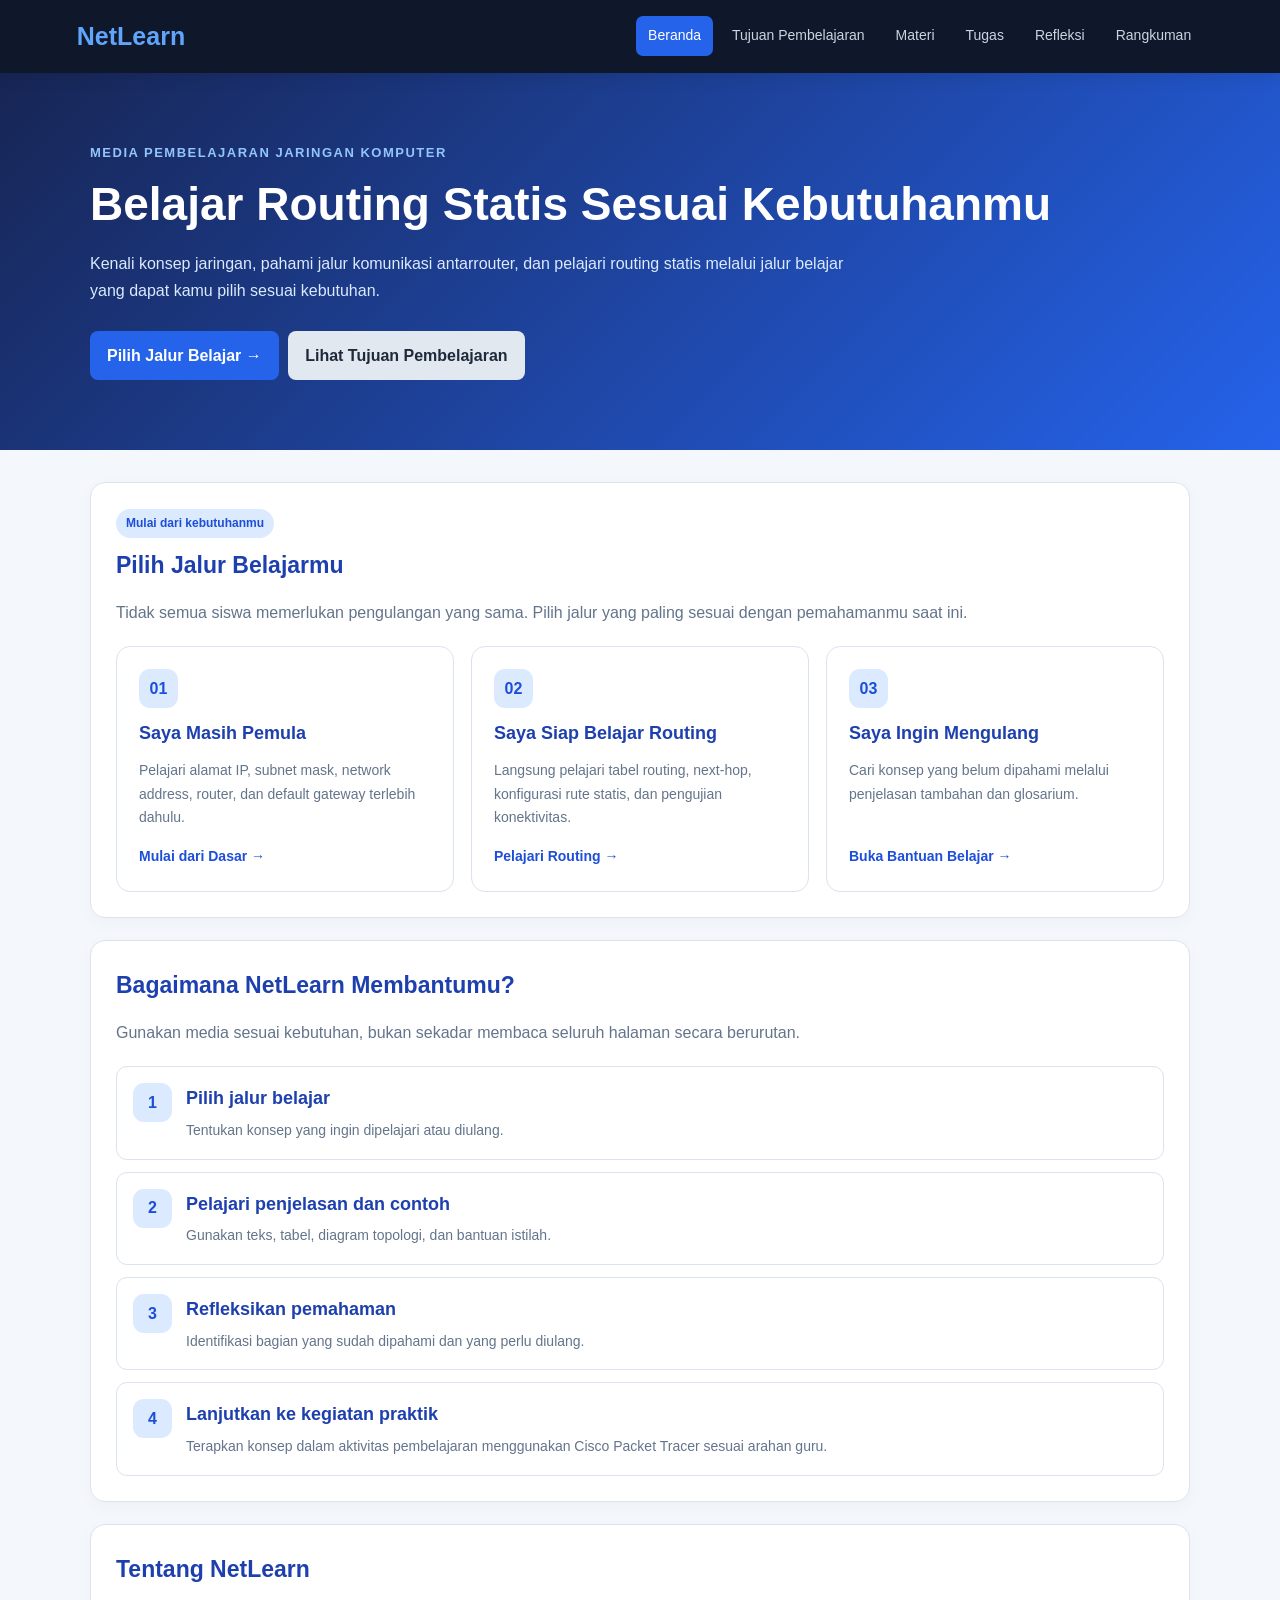
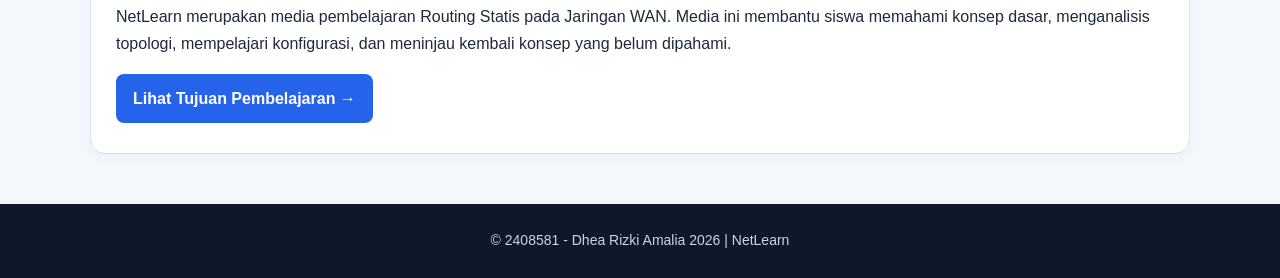
<file: index.html>
<!DOCTYPE html>
<html lang="id">
<head>
    <meta charset="UTF-8">
    <meta name="viewport" content="width=device-width, initial-scale=1.0">
    <title>Beranda | NetLearn</title>
    <link rel="stylesheet" href="style.css">
</head>
<body>

<header class="navbar">
    <a class="logo" href="index.html">NetLearn</a>
    <nav class="nav-links">
        <a href="index.html" class="active">Beranda</a>
        <a href="tujuan.html">Tujuan Pembelajaran</a>
        <a href="materi.html">Materi</a>
        <a href="kuis.html">Tugas</a>
        <a href="refleksi.html">Refleksi</a>
        <a href="rangkuman.html">Rangkuman</a>
    </nav>
</header>

<section class="hero">
    <div class="hero-inner">
        <span class="eyebrow">Media Pembelajaran Jaringan Komputer</span>
        <h1>Belajar Routing Statis Sesuai Kebutuhanmu</h1>
        <p>
            Kenali konsep jaringan, pahami jalur komunikasi antarrouter,
            dan pelajari routing statis melalui jalur belajar yang dapat
            kamu pilih sesuai kebutuhan.
        </p>
        <a class="button" href="#pilih-jalur">Pilih Jalur Belajar →</a>
        <a class="button secondary" href="tujuan.html">Lihat Tujuan Pembelajaran</a>
    </div>
</section>

<main class="container">
    <section class="card" id="pilih-jalur">
        <div class="section-heading">
            <span class="tag">Mulai dari kebutuhanmu</span>
            <h2>Pilih Jalur Belajarmu</h2>
            <p>
                Tidak semua siswa memerlukan pengulangan yang sama.
                Pilih jalur yang paling sesuai dengan pemahamanmu saat ini.
            </p>
        </div>

        <div class="grid">
            <a class="choice-card" href="materi.html#dasar">
                <span class="number">01</span>
                <h3>Saya Masih Pemula</h3>
                <p>
                    Pelajari alamat IP, subnet mask, network address,
                    router, dan default gateway terlebih dahulu.
                </p>
                <span class="card-link">Mulai dari Dasar →</span>
            </a>

            <a class="choice-card" href="materi.html#routing">
                <span class="number">02</span>
                <h3>Saya Siap Belajar Routing</h3>
                <p>
                    Langsung pelajari tabel routing, next-hop,
                    konfigurasi rute statis, dan pengujian konektivitas.
                </p>
                <span class="card-link">Pelajari Routing →</span>
            </a>

            <a class="choice-card" href="materi.html#bantuan">
                <span class="number">03</span>
                <h3>Saya Ingin Mengulang</h3>
                <p>
                    Cari konsep yang belum dipahami melalui penjelasan
                    tambahan dan glosarium.
                </p>
                <span class="card-link">Buka Bantuan Belajar →</span>
            </a>
        </div>
    </section>

    <section class="card">
        <div class="section-heading">
            <h2>Bagaimana NetLearn Membantumu?</h2>
            <p>
                Gunakan media sesuai kebutuhan, bukan sekadar membaca
                seluruh halaman secara berurutan.
            </p>
        </div>

        <div class="path-list">
            <div class="path-item">
                <span class="number">1</span>
                <div>
                    <h3>Pilih jalur belajar</h3>
                    <p>Tentukan konsep yang ingin dipelajari atau diulang.</p>
                </div>
            </div>

            <div class="path-item">
                <span class="number">2</span>
                <div>
                    <h3>Pelajari penjelasan dan contoh</h3>
                    <p>Gunakan teks, tabel, diagram topologi, dan bantuan istilah.</p>
                </div>
            </div>

            <div class="path-item">
                <span class="number">3</span>
                <div>
                    <h3>Refleksikan pemahaman</h3>
                    <p>Identifikasi bagian yang sudah dipahami dan yang perlu diulang.</p>
                </div>
            </div>

            <div class="path-item">
                <span class="number">4</span>
                <div>
                    <h3>Lanjutkan ke kegiatan praktik</h3>
                    <p>Terapkan konsep dalam aktivitas pembelajaran menggunakan Cisco Packet Tracer sesuai arahan guru.</p>
                </div>
            </div>
        </div>
    </section>

    <section class="card">
        <h2>Tentang NetLearn</h2>
        <p>
            NetLearn merupakan media pembelajaran Routing Statis pada
            Jaringan WAN. Media ini membantu siswa memahami konsep dasar,
            menganalisis topologi, mempelajari konfigurasi, dan meninjau
            kembali konsep yang belum dipahami.
        </p>
        <a href="tujuan.html" class="button">Lihat Tujuan Pembelajaran →</a>
    </section>
</main>

<footer class="footer">
    © 2408581 - Dhea Rizki Amalia 2026 | NetLearn
</footer>

</body>
</html>
</file>
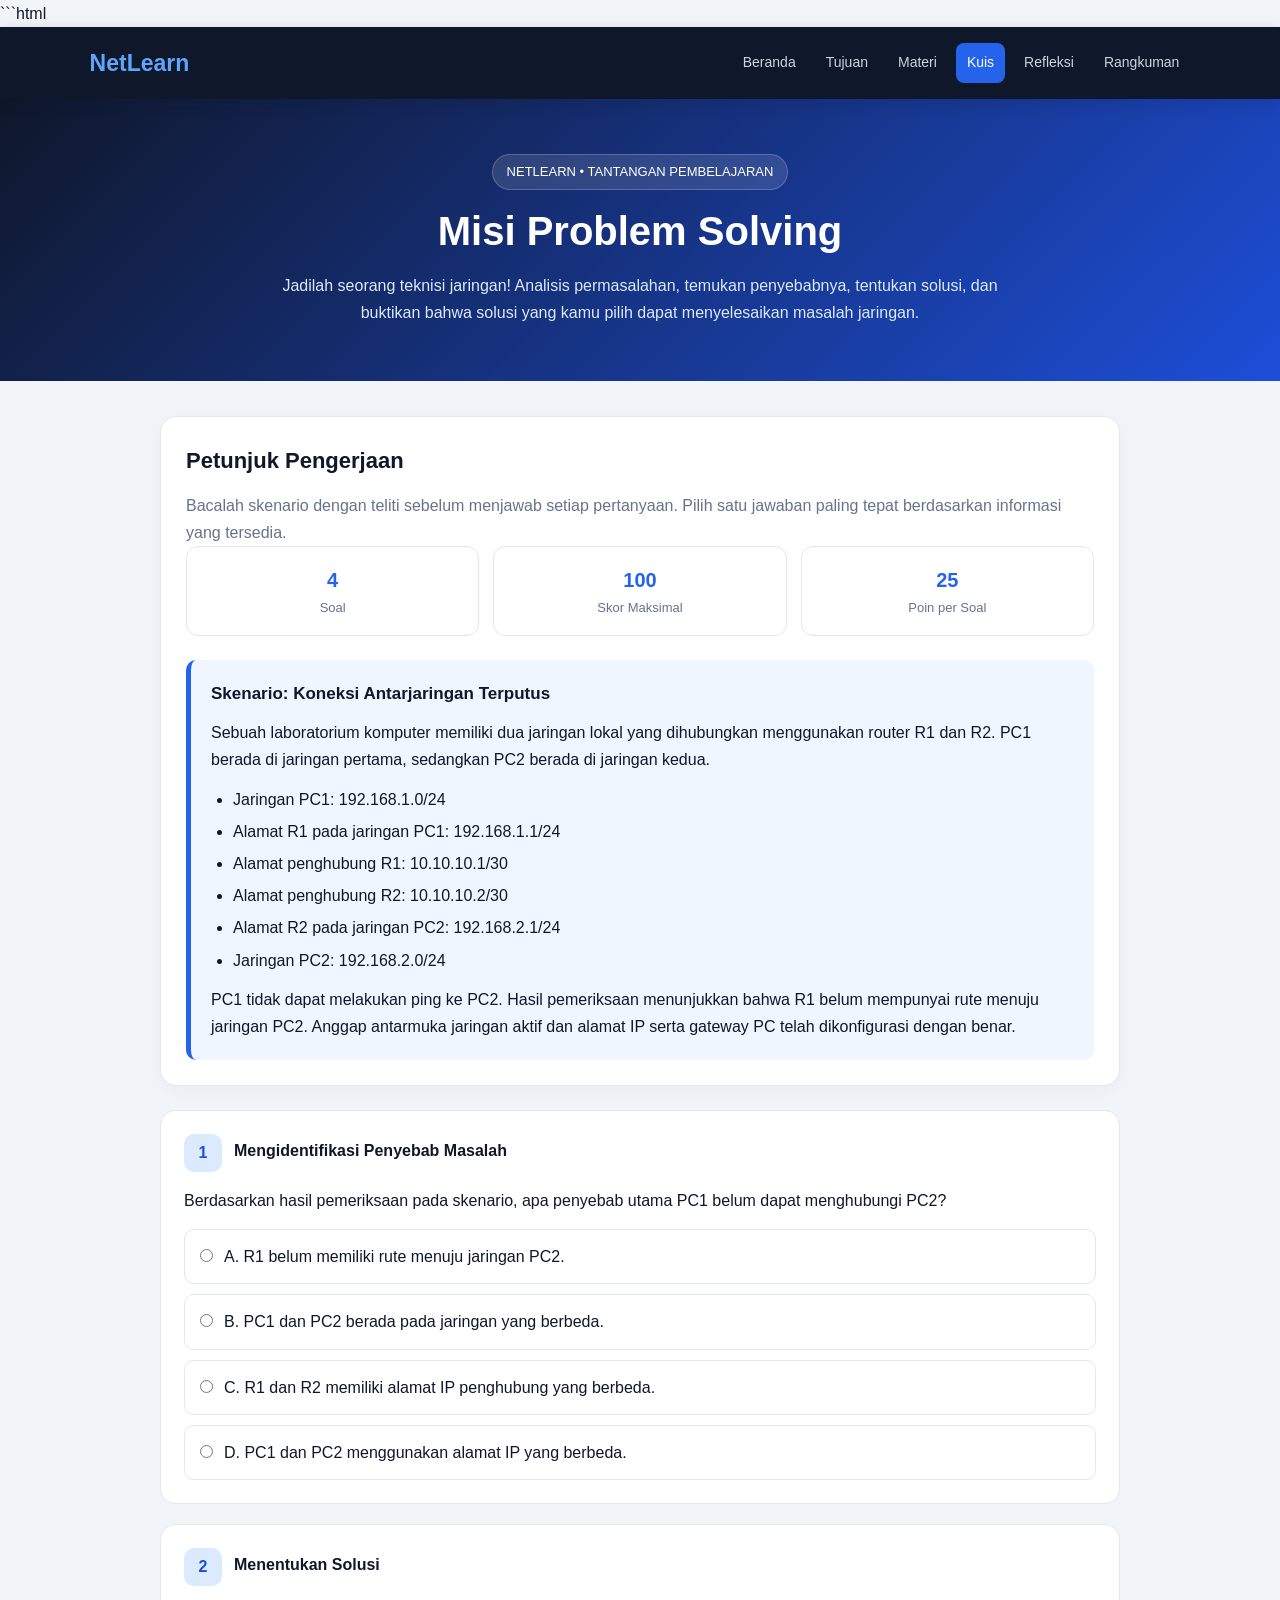
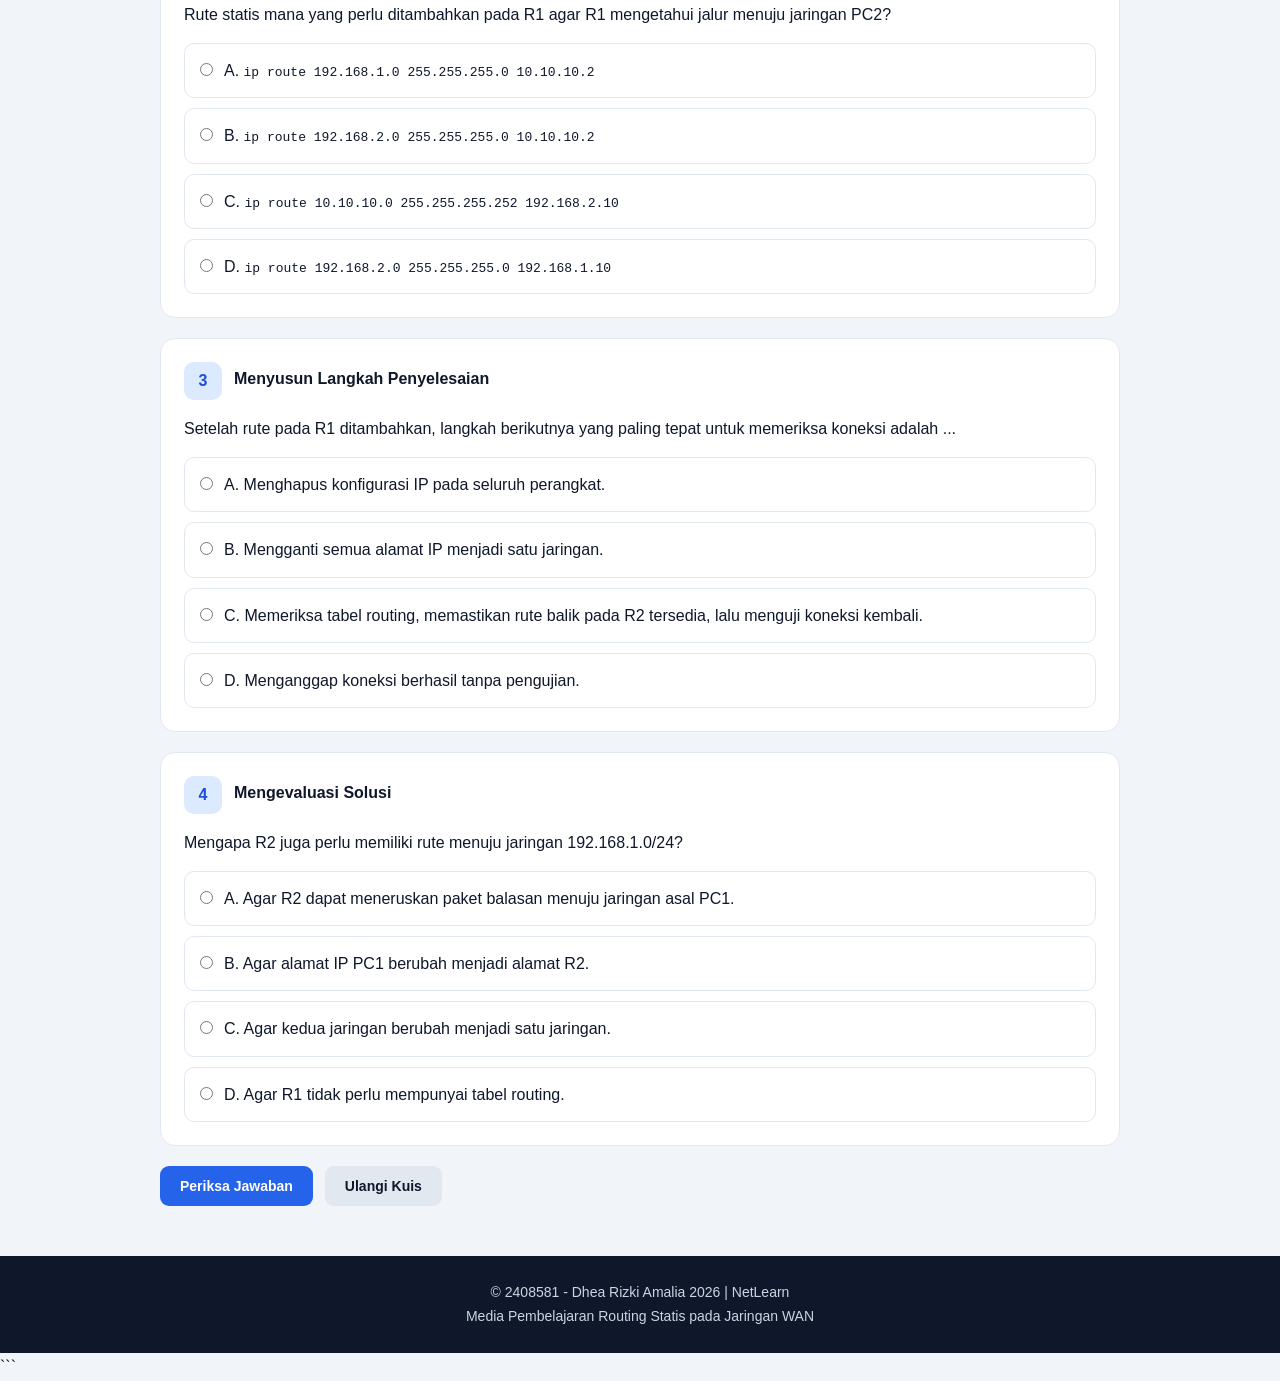
<file: kuis.html>
```html
<!DOCTYPE html>
<html lang="id">

<head>
    <meta charset="UTF-8">
    <meta name="viewport" content="width=device-width, initial-scale=1.0">

    <title>Studi Kasus - NetLearn</title>

    <style>
        /* =========================
           PENGATURAN DASAR
        ========================= */
        * {
            margin: 0;
            padding: 0;
            box-sizing: border-box;
        }

        :root {
            --primary: #2563eb;
            --primary-dark: #1d4ed8;
            --background: #f1f5f9;
            --surface: #ffffff;
            --text: #0f172a;
            --muted: #64748b;
            --border: #e2e8f0;
            --success: #15803d;
            --danger: #b91c1c;
        }

        body {
            font-family: Arial, Helvetica, sans-serif;
            background: var(--background);
            color: var(--text);
            line-height: 1.7;
        }

        a {
            color: inherit;
            text-decoration: none;
        }

        button {
            font-family: inherit;
        }

        /* =========================
           NAVBAR
        ========================= */
        .navbar {
            background: #0f172a;
            color: white;
            padding: 16px 7%;
            display: flex;
            justify-content: space-between;
            align-items: center;
            gap: 20px;
            flex-wrap: wrap;
            position: sticky;
            top: 0;
            z-index: 100;
            box-shadow: 0 4px 15px rgba(15, 23, 42, 0.15);
        }

        .logo {
            font-size: 23px;
            font-weight: bold;
            color: #60a5fa;
        }

        .nav-links {
            display: flex;
            flex-wrap: wrap;
            gap: 8px;
        }

        .nav-links a {
            color: #cbd5e1;
            padding: 8px 11px;
            border-radius: 8px;
            font-size: 14px;
            transition: 0.2s;
        }

        .nav-links a:hover,
        .nav-links a.active {
            background: #2563eb;
            color: white;
        }

        /* =========================
           HERO
        ========================= */
        .hero {
            background: linear-gradient(135deg, #0f172a, #1d4ed8);
            color: white;
            padding: 55px 7%;
            text-align: center;
        }

        .hero-label {
            display: inline-block;
            background: rgba(255, 255, 255, 0.12);
            border: 1px solid rgba(255, 255, 255, 0.2);
            padding: 6px 14px;
            border-radius: 30px;
            font-size: 13px;
            margin-bottom: 16px;
        }

        .hero h1 {
            font-size: clamp(28px, 4vw, 40px);
            line-height: 1.25;
            margin-bottom: 16px;
        }

        .hero p {
            max-width: 720px;
            margin: auto;
            color: #dbeafe;
        }

        /* =========================
           KONTEN UTAMA
        ========================= */
        .container {
            max-width: 1000px;
            margin: 35px auto;
            padding: 0 20px;
        }

        .card {
            background: var(--surface);
            border: 1px solid var(--border);
            border-radius: 16px;
            padding: 25px;
            margin-bottom: 24px;
            box-shadow: 0 5px 20px rgba(15, 23, 42, 0.04);
        }

        .card h2 {
            font-size: 22px;
            margin-bottom: 12px;
        }

        .card h3 {
            font-size: 17px;
            margin-bottom: 10px;
        }

        .muted {
            color: var(--muted);
        }

        .scenario {
            background: #eff6ff;
            border-left: 5px solid var(--primary);
            border-radius: 10px;
            padding: 20px;
            margin-top: 18px;
        }

        .scenario ul {
            padding-left: 22px;
            margin: 12px 0;
        }

        .scenario li {
            margin-bottom: 5px;
        }

        /* =========================
           INFORMASI KUIS
        ========================= */
        .quiz-info {
            display: grid;
            grid-template-columns: repeat(3, 1fr);
            gap: 14px;
            margin-bottom: 24px;
        }

        .info-item {
            background: white;
            padding: 16px;
            border: 1px solid var(--border);
            border-radius: 12px;
            text-align: center;
        }

        .info-item strong {
            display: block;
            font-size: 20px;
            color: var(--primary);
        }

        .info-item span {
            color: var(--muted);
            font-size: 13px;
        }

        /* =========================
           SOAL
        ========================= */
        .question {
            background: white;
            border: 1px solid var(--border);
            border-radius: 15px;
            padding: 23px;
            margin-bottom: 20px;
        }

        .question-header {
            display: flex;
            align-items: flex-start;
            gap: 12px;
            margin-bottom: 15px;
        }

        .question-number {
            background: #dbeafe;
            color: #1d4ed8;
            min-width: 38px;
            height: 38px;
            display: flex;
            align-items: center;
            justify-content: center;
            border-radius: 10px;
            font-weight: bold;
        }

        .question-title {
            font-weight: bold;
            padding-top: 3px;
        }

        .options {
            display: grid;
            gap: 10px;
            margin-top: 15px;
        }

        .option {
            display: flex;
            align-items: flex-start;
            gap: 11px;
            border: 1px solid var(--border);
            padding: 13px 15px;
            border-radius: 10px;
            cursor: pointer;
            transition: 0.2s;
        }

        .option:hover {
            background: #f8fafc;
            border-color: #93c5fd;
        }

        .option:has(input:checked) {
            background: #eff6ff;
            border-color: var(--primary);
        }

        .option input {
            margin-top: 6px;
            accent-color: var(--primary);
        }

        .option span {
            flex: 1;
        }

        .option.correct-option {
            background: #f0fdf4;
            border-color: #86efac;
        }

        .option.wrong-option {
            background: #fef2f2;
            border-color: #fca5a5;
        }

        /* =========================
           TOMBOL
        ========================= */
        .button-group {
            display: flex;
            flex-wrap: wrap;
            gap: 12px;
            margin-top: 20px;
        }

        .button {
            display: inline-block;
            border: none;
            border-radius: 9px;
            padding: 12px 20px;
            font-weight: bold;
            cursor: pointer;
            transition: 0.2s;
            font-size: 14px;
        }

        .button-primary {
            background: var(--primary);
            color: white;
        }

        .button-primary:hover {
            background: var(--primary-dark);
        }

        .button-secondary {
            background: #e2e8f0;
            color: #0f172a;
        }

        .button-secondary:hover {
            background: #cbd5e1;
        }

        .button:focus-visible,
        a:focus-visible,
        input:focus-visible {
            outline: 3px solid #93c5fd;
            outline-offset: 3px;
        }

        /* =========================
           HASIL KUIS
        ========================= */
        .result {
            background: white;
            border: 1px solid var(--border);
            border-radius: 16px;
            padding: 25px;
            margin-top: 25px;
        }

        .result-score {
            background: #eff6ff;
            padding: 20px;
            border-radius: 12px;
            text-align: center;
            margin: 18px 0;
        }

        .result-score strong {
            display: block;
            font-size: 38px;
            color: var(--primary);
        }

        .feedback-item {
            padding: 15px;
            border-radius: 10px;
            margin-top: 12px;
            border-left: 4px solid var(--border);
            background: #f8fafc;
        }

        .feedback-item.correct {
            border-left-color: var(--success);
        }

        .feedback-item.incorrect {
            border-left-color: var(--danger);
        }

        .recommendation {
            background: #fefce8;
            border: 1px solid #fde68a;
            padding: 18px;
            border-radius: 12px;
            margin-top: 20px;
        }

        .recommendation a {
            display: inline-block;
            margin-top: 10px;
            color: #1d4ed8;
            font-weight: bold;
            text-decoration: underline;
        }

        .hidden {
            display: none;
        }

        /* =========================
           FOOTER
        ========================= */
        footer {
            background: #0f172a;
            color: #cbd5e1;
            padding: 25px 7%;
            text-align: center;
            margin-top: 50px;
            font-size: 14px;
        }

        /* =========================
           RESPONSIVE
        ========================= */
        @media (max-width: 650px) {
            .navbar {
                padding: 15px 5%;
            }

            .nav-links {
                width: 100%;
            }

            .nav-links a {
                font-size: 12px;
                padding: 7px 8px;
            }

            .hero {
                padding: 40px 5%;
            }

            .container {
                padding: 0 14px;
            }

            .card,
            .question,
            .result {
                padding: 18px;
            }

            .quiz-info {
                grid-template-columns: 1fr;
            }

            .button {
                width: 100%;
            }
        }
    </style>
</head>

<body>

    <!-- NAVBAR -->
    <header class="navbar">
        <a href="index.html" class="logo">NetLearn</a>

        <nav class="nav-links" aria-label="Navigasi utama">
            <a href="index.html">Beranda</a>
            <a href="tujuan.html">Tujuan</a>
            <a href="materi.html">Materi</a>
            <a href="kuis.html" class="active" aria-current="page">Kuis</a>
            <a href="refleksi.html">Refleksi</a>
            <a href="rangkuman.html">Rangkuman</a>
        </nav>
    </header>

    <!-- HERO -->
    <section class="hero">
        <span class="hero-label">NETLEARN • TANTANGAN PEMBELAJARAN</span>

        <h1>Misi Problem Solving</h1>

        <p>
            Jadilah seorang teknisi jaringan! Analisis permasalahan,
            temukan penyebabnya, tentukan solusi, dan buktikan bahwa
            solusi yang kamu pilih dapat menyelesaikan masalah jaringan.
        </p>
    </section>

    <main class="container">

        <!-- PETUNJUK -->
        <section class="card">
            <h2>Petunjuk Pengerjaan</h2>

            <p class="muted">
                Bacalah skenario dengan teliti sebelum menjawab setiap
                pertanyaan. Pilih satu jawaban paling tepat berdasarkan
                informasi yang tersedia.
            </p>

            <div class="quiz-info">
                <div class="info-item">
                    <strong>4</strong>
                    <span>Soal</span>
                </div>

                <div class="info-item">
                    <strong>100</strong>
                    <span>Skor Maksimal</span>
                </div>

                <div class="info-item">
                    <strong>25</strong>
                    <span>Poin per Soal</span>
                </div>
            </div>

            <div class="scenario">
                <h3>Skenario: Koneksi Antarjaringan Terputus</h3>

                <p>
                    Sebuah laboratorium komputer memiliki dua jaringan
                    lokal yang dihubungkan menggunakan router R1 dan R2.
                    PC1 berada di jaringan pertama, sedangkan PC2 berada
                    di jaringan kedua.
                </p>

                <ul>
                    <li>Jaringan PC1: 192.168.1.0/24</li>
                    <li>Alamat R1 pada jaringan PC1: 192.168.1.1/24</li>
                    <li>Alamat penghubung R1: 10.10.10.1/30</li>
                    <li>Alamat penghubung R2: 10.10.10.2/30</li>
                    <li>Alamat R2 pada jaringan PC2: 192.168.2.1/24</li>
                    <li>Jaringan PC2: 192.168.2.0/24</li>
                </ul>

                <p>
                    PC1 tidak dapat melakukan ping ke PC2. Hasil
                    pemeriksaan menunjukkan bahwa R1 belum mempunyai
                    rute menuju jaringan PC2. Anggap antarmuka jaringan
                    aktif dan alamat IP serta gateway PC telah dikonfigurasi
                    dengan benar.
                </p>
            </div>
        </section>

        <!-- KUIS -->
        <form id="quizForm" novalidate>

            <!-- SOAL 1 -->
            <section class="question" id="soal1">
                <div class="question-header">
                    <div class="question-number">1</div>

                    <div class="question-title">
                        Mengidentifikasi Penyebab Masalah
                    </div>
                </div>

                <p>
                    Berdasarkan hasil pemeriksaan pada skenario,
                    apa penyebab utama PC1 belum dapat menghubungi PC2?
                </p>

                <div class="options">
                    <label class="option">
                        <input type="radio" name="q1" value="A">
                        <span>
                            A. R1 belum memiliki rute menuju jaringan PC2.
                        </span>
                    </label>

                    <label class="option">
                        <input type="radio" name="q1" value="B">
                        <span>
                            B. PC1 dan PC2 berada pada jaringan yang berbeda.
                        </span>
                    </label>

                    <label class="option">
                        <input type="radio" name="q1" value="C">
                        <span>
                            C. R1 dan R2 memiliki alamat IP penghubung yang berbeda.
                        </span>
                    </label>

                    <label class="option">
                        <input type="radio" name="q1" value="D">
                        <span>
                            D. PC1 dan PC2 menggunakan alamat IP yang berbeda.
                        </span>
                    </label>
                </div>
            </section>

            <!-- SOAL 2 -->
            <section class="question" id="soal2">
                <div class="question-header">
                    <div class="question-number">2</div>

                    <div class="question-title">
                        Menentukan Solusi
                    </div>
                </div>

                <p>
                    Rute statis mana yang perlu ditambahkan pada R1
                    agar R1 mengetahui jalur menuju jaringan PC2?
                </p>

                <div class="options">
                    <label class="option">
                        <input type="radio" name="q2" value="A">
                        <span>
                            A. <code>ip route 192.168.1.0 255.255.255.0 10.10.10.2</code>
                        </span>
                    </label>

                    <label class="option">
                        <input type="radio" name="q2" value="B">
                        <span>
                            B. <code>ip route 192.168.2.0 255.255.255.0 10.10.10.2</code>
                        </span>
                    </label>

                    <label class="option">
                        <input type="radio" name="q2" value="C">
                        <span>
                            C. <code>ip route 10.10.10.0 255.255.255.252 192.168.2.10</code>
                        </span>
                    </label>

                    <label class="option">
                        <input type="radio" name="q2" value="D">
                        <span>
                            D. <code>ip route 192.168.2.0 255.255.255.0 192.168.1.10</code>
                        </span>
                    </label>
                </div>
            </section>

            <!-- SOAL 3 -->
            <section class="question" id="soal3">
                <div class="question-header">
                    <div class="question-number">3</div>

                    <div class="question-title">
                        Menyusun Langkah Penyelesaian
                    </div>
                </div>

                <p>
                    Setelah rute pada R1 ditambahkan, langkah berikutnya
                    yang paling tepat untuk memeriksa koneksi adalah ...
                </p>

                <div class="options">
                    <label class="option">
                        <input type="radio" name="q3" value="A">
                        <span>
                            A. Menghapus konfigurasi IP pada seluruh perangkat.
                        </span>
                    </label>

                    <label class="option">
                        <input type="radio" name="q3" value="B">
                        <span>
                            B. Mengganti semua alamat IP menjadi satu jaringan.
                        </span>
                    </label>

                    <label class="option">
                        <input type="radio" name="q3" value="C">
                        <span>
                            C. Memeriksa tabel routing, memastikan rute balik
                            pada R2 tersedia, lalu menguji koneksi kembali.
                        </span>
                    </label>

                    <label class="option">
                        <input type="radio" name="q3" value="D">
                        <span>
                            D. Menganggap koneksi berhasil tanpa pengujian.
                        </span>
                    </label>
                </div>
            </section>

            <!-- SOAL 4 -->
            <section class="question" id="soal4">
                <div class="question-header">
                    <div class="question-number">4</div>

                    <div class="question-title">
                        Mengevaluasi Solusi
                    </div>
                </div>

                <p>
                    Mengapa R2 juga perlu memiliki rute menuju
                    jaringan 192.168.1.0/24?
                </p>

                <div class="options">
                    <label class="option">
                        <input type="radio" name="q4" value="A">
                        <span>
                            A. Agar R2 dapat meneruskan paket balasan
                            menuju jaringan asal PC1.
                        </span>
                    </label>

                    <label class="option">
                        <input type="radio" name="q4" value="B">
                        <span>
                            B. Agar alamat IP PC1 berubah menjadi alamat R2.
                        </span>
                    </label>

                    <label class="option">
                        <input type="radio" name="q4" value="C">
                        <span>
                            C. Agar kedua jaringan berubah menjadi satu jaringan.
                        </span>
                    </label>

                    <label class="option">
                        <input type="radio" name="q4" value="D">
                        <span>
                            D. Agar R1 tidak perlu mempunyai tabel routing.
                        </span>
                    </label>
                </div>
            </section>

            <!-- TOMBOL -->
            <div class="button-group">
                <button type="submit" class="button button-primary">
                    Periksa Jawaban
                </button>

                <button type="reset" class="button button-secondary">
                    Ulangi Kuis
                </button>
            </div>

        </form>

        <!-- HASIL -->
        <section id="result" class="result hidden" aria-live="polite"
            tabindex="-1">
            <h2>Hasil Kuis Kamu</h2>

            <div class="result-score">
                <span>Skor yang diperoleh</span>
                <strong id="scoreValue">0</strong>
                <span id="scoreDescription"></span>
            </div>

            <h3>Pembahasan Jawaban</h3>

            <div id="feedbackList"></div>

            <div class="recommendation">
                <h3>Rekomendasi Belajar</h3>

                <p id="recommendationText"></p>

                <a id="recommendationLink" href="materi.html">
                    Pelajari Kembali Materi
                </a>
            </div>

            <div class="button-group">
                <button type="button" class="button button-primary"
                    id="retryButton">
                    Coba Lagi
                </button>

                <a href="refleksi.html" class="button button-secondary">
                    Lanjut ke Refleksi
                </a>
            </div>
        </section>

    </main>

    <!-- FOOTER -->
    <footer>
        <p>
            © 2408581 - Dhea Rizki Amalia 2026 | NetLearn
        </p>

        <p>Media Pembelajaran Routing Statis pada Jaringan WAN</p>
    </footer>

    <!-- JAVASCRIPT -->
    <script>
        const kunciJawaban = {
            q1: {
                jawaban: "A",
                konsep: "Identifikasi masalah",
                materi: "troubleshooting",
                judulMateri: "Pemecahan Masalah Jaringan",
                pembahasan:
                    "Informasi skenario menyatakan bahwa R1 belum memiliki rute menuju jaringan PC2. Kondisi ini membuat R1 belum mengetahui jalur ke jaringan tujuan."
            },

            q2: {
                jawaban: "B",
                konsep: "Konfigurasi routing statis",
                materi: "routing",
                judulMateri: "Konfigurasi Routing Statis",
                pembahasan:
                    "Tujuan rute adalah jaringan PC2, yaitu 192.168.2.0/24. Next-hop yang digunakan adalah alamat R2 pada jalur penghubung, yaitu 10.10.10.2."
            },

            q3: {
                jawaban: "C",
                konsep: "Pengujian konektivitas",
                materi: "pengujian",
                judulMateri: "Pengujian Konektivitas",
                pembahasan:
                    "Tabel routing perlu diperiksa, begitu pula jalur balik pada R2. Setelah konfigurasi dipastikan sesuai, lakukan pengujian seperti ping untuk mengevaluasi koneksi."
            },

            q4: {
                jawaban: "A",
                konsep: "Rute balik",
                materi: "routing",
                judulMateri: "Konfigurasi Routing Statis",
                pembahasan:
                    "Paket balasan harus dapat menemukan jalur menuju jaringan asal PC1. Jika rute balik tidak tersedia dan tidak ada rute lain yang sesuai, komunikasi dua arah dapat gagal."
            }
        };

        const quizForm = document.getElementById("quizForm");
        const resultSection = document.getElementById("result");

        quizForm.addEventListener("submit", function (event) {
            event.preventDefault();

            const nomorSoal = Object.keys(kunciJawaban);

            const belumDijawab = nomorSoal.filter(function (nomor) {
                return !document.querySelector(
                    `input[name="${nomor}"]:checked`
                );
            });

            if (belumDijawab.length > 0) {
                alert(
                    "Masih ada " + belumDijawab.length +
                    " soal yang belum dijawab. Silakan lengkapi semua soal."
                );

                document.getElementById(
                    belumDijawab[0].replace("q", "soal")
                ).scrollIntoView({
                    behavior: "smooth",
                    block: "center"
                });

                return;
            }

            let benar = 0;
            let jumlahBenarPerMateri = {};
            let feedbackHTML = "";

            nomorSoal.forEach(function (nomor) {
                const data = kunciJawaban[nomor];

                const pilihan = document.querySelector(
                    `input[name="${nomor}"]:checked`
                );

                const benarTidak = pilihan.value === data.jawaban;

                if (benarTidak) {
                    benar++;
                } else {
                    jumlahBenarPerMateri[data.materi] =
                        (jumlahBenarPerMateri[data.materi] || 0) + 1;
                }

                const semuaPilihan = document.querySelectorAll(
                    `input[name="${nomor}"]`
                );

                semuaPilihan.forEach(function (input) {
                    input.disabled = true;

                    const label = input.closest(".option");

                    label.classList.remove(
                        "correct-option",
                        "wrong-option"
                    );

                    if (input.value === data.jawaban) {
                        label.classList.add("correct-option");
                    }

                    if (
                        input.checked &&
                        input.value !== data.jawaban
                    ) {
                        label.classList.add("wrong-option");
                    }
                });

                feedbackHTML += `
                    <div class="feedback-item ${
                        benarTidak ? "correct" : "incorrect"
                    }">
                        <strong>
                            Soal ${nomor.replace("q", "")}:
                            ${benarTidak ? "Jawaban tepat" : "Perlu diperbaiki"}
                        </strong>

                        <p><strong>Fokus:</strong> ${data.konsep}</p>

                        <p>${data.pembahasan}</p>
                    </div>
                `;
            });

            const skor = benar * 25;

            document.getElementById("scoreValue").textContent =
                skor + "/100";

            document.getElementById("scoreDescription").textContent =
                benar + " dari 4 soal dijawab dengan tepat.";

            document.getElementById("feedbackList").innerHTML =
                feedbackHTML;

            // Menentukan rekomendasi berdasarkan jawaban yang salah.
            const materiSalah = Object.keys(jumlahBenarPerMateri);

            let rekomendasi;
            let tautanMateri;

            if (materiSalah.length === 0) {
                rekomendasi =
                    "Semua jawaban kamu tepat. Kamu dapat melanjutkan " +
                    "ke halaman refleksi untuk menilai proses berpikirmu.";

                tautanMateri = "refleksi.html";
            } else {
                const materiPrioritas = materiSalah.sort(function (a, b) {
                    return jumlahBenarPerMateri[b] -
                        jumlahBenarPerMateri[a];
                })[0];

                if (materiPrioritas === "troubleshooting") {
                    rekomendasi =
                        "Pelajari kembali cara mengidentifikasi penyebab " +
                        "gangguan jaringan sebelum menentukan solusi.";

                    tautanMateri =
                        "materi.html#troubleshooting";
                } else if (materiPrioritas === "routing") {
                    rekomendasi =
                        "Pelajari kembali penentuan jaringan tujuan, " +
                        "alamat next-hop, dan pentingnya rute balik.";

                    tautanMateri = "materi.html#routing";
                } else {
                    rekomendasi =
                        "Pelajari kembali langkah pemeriksaan tabel routing " +
                        "dan pengujian konektivitas.";

                    tautanMateri = "materi.html#pengujian";
                }
            }

            document.getElementById("recommendationText").textContent =
                rekomendasi;

            const recommendationLink =
                document.getElementById("recommendationLink");

            recommendationLink.href = tautanMateri;

            recommendationLink.textContent =
                materiSalah.length === 0
                    ? "Buka Halaman Refleksi"
                    : "Pelajari Kembali Materi";

            resultSection.classList.remove("hidden");

            resultSection.scrollIntoView({
                behavior: "smooth",
                block: "start"
            });
        });

        // Mengaktifkan kembali soal saat siswa mengulang kuis.
        quizForm.addEventListener("reset", function () {
            setTimeout(function () {
                document.querySelectorAll(
                    '#quizForm input[type="radio"]'
                ).forEach(function (input) {
                    input.disabled = false;
                });

                document.querySelectorAll(".option").forEach(
                    function (label) {
                        label.classList.remove(
                            "correct-option",
                            "wrong-option"
                        );
                    }
                );

                resultSection.classList.add("hidden");
            }, 0);
        });

        document.getElementById("retryButton")
            .addEventListener("click", function () {
                quizForm.reset();

                document.getElementById("soal1").scrollIntoView({
                    behavior: "smooth",
                    block: "start"
                });
            });
    </script>

</body>
</html>
```
</file>
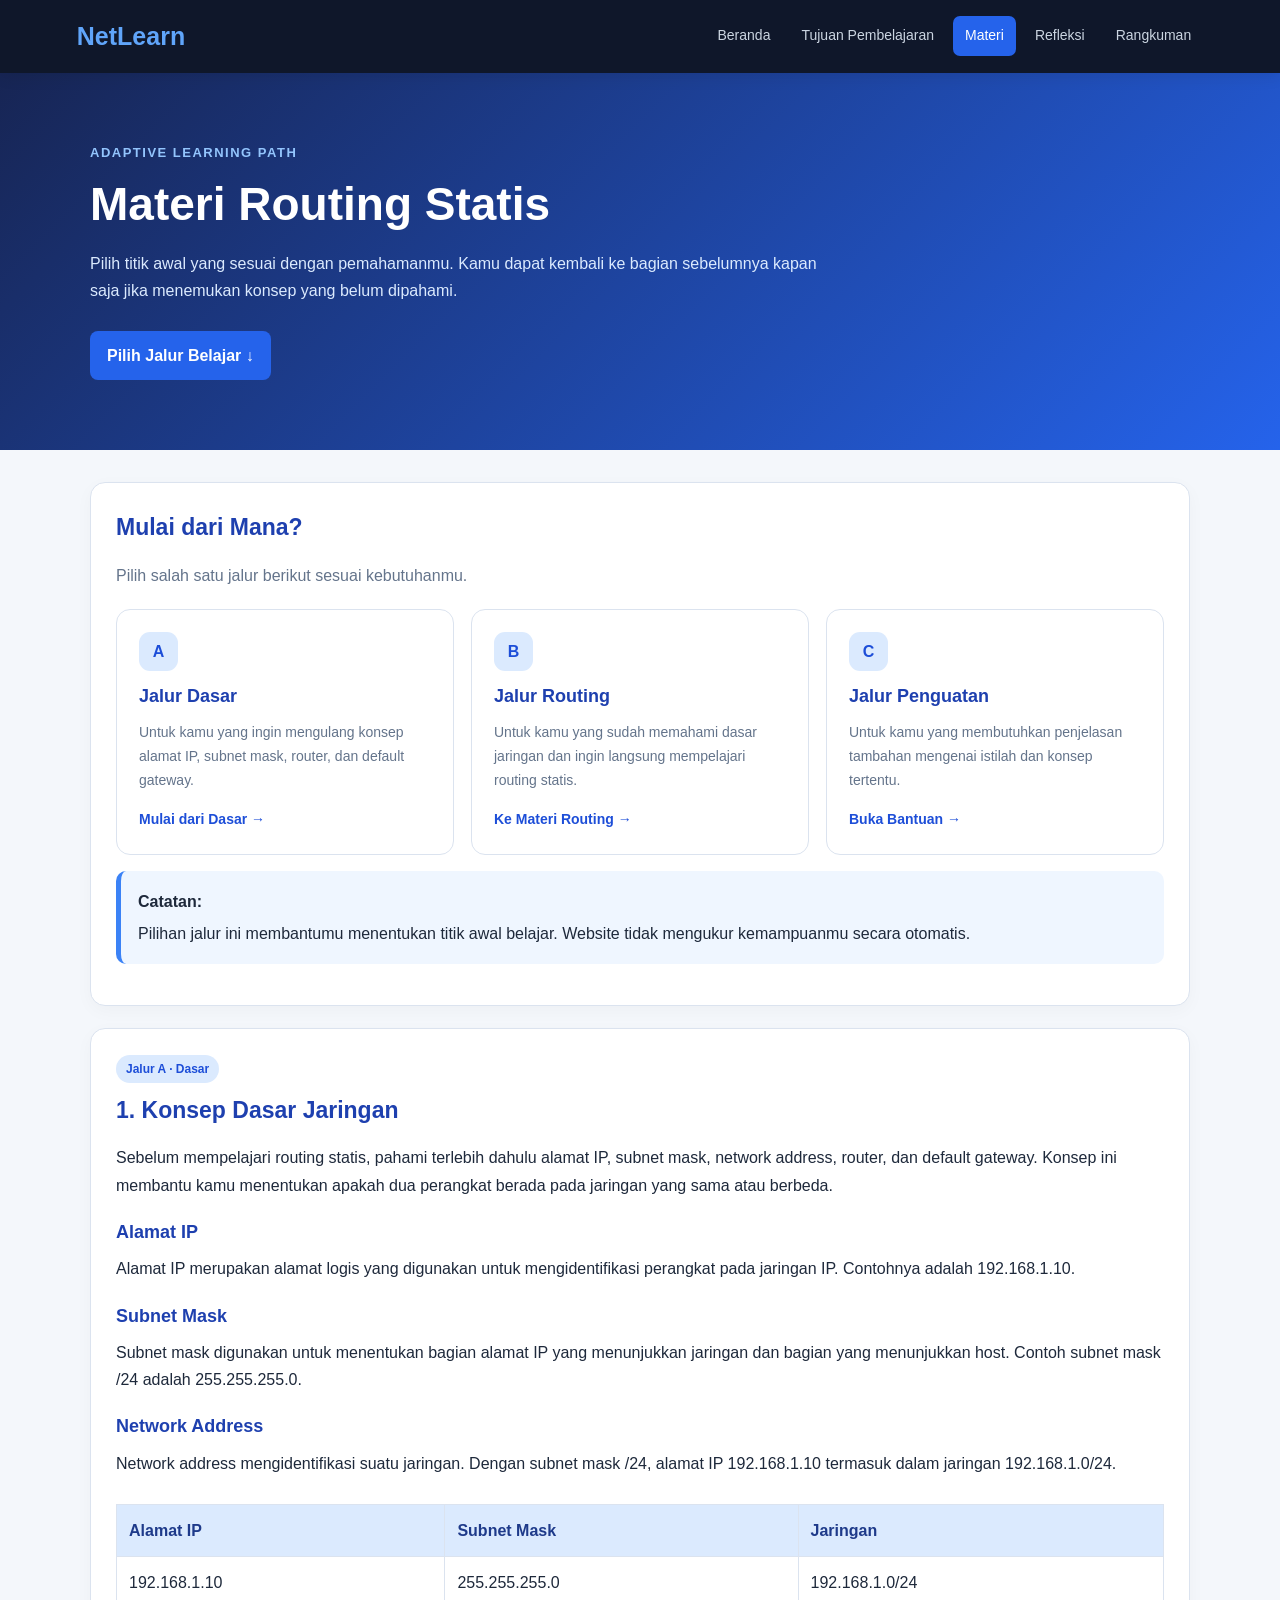
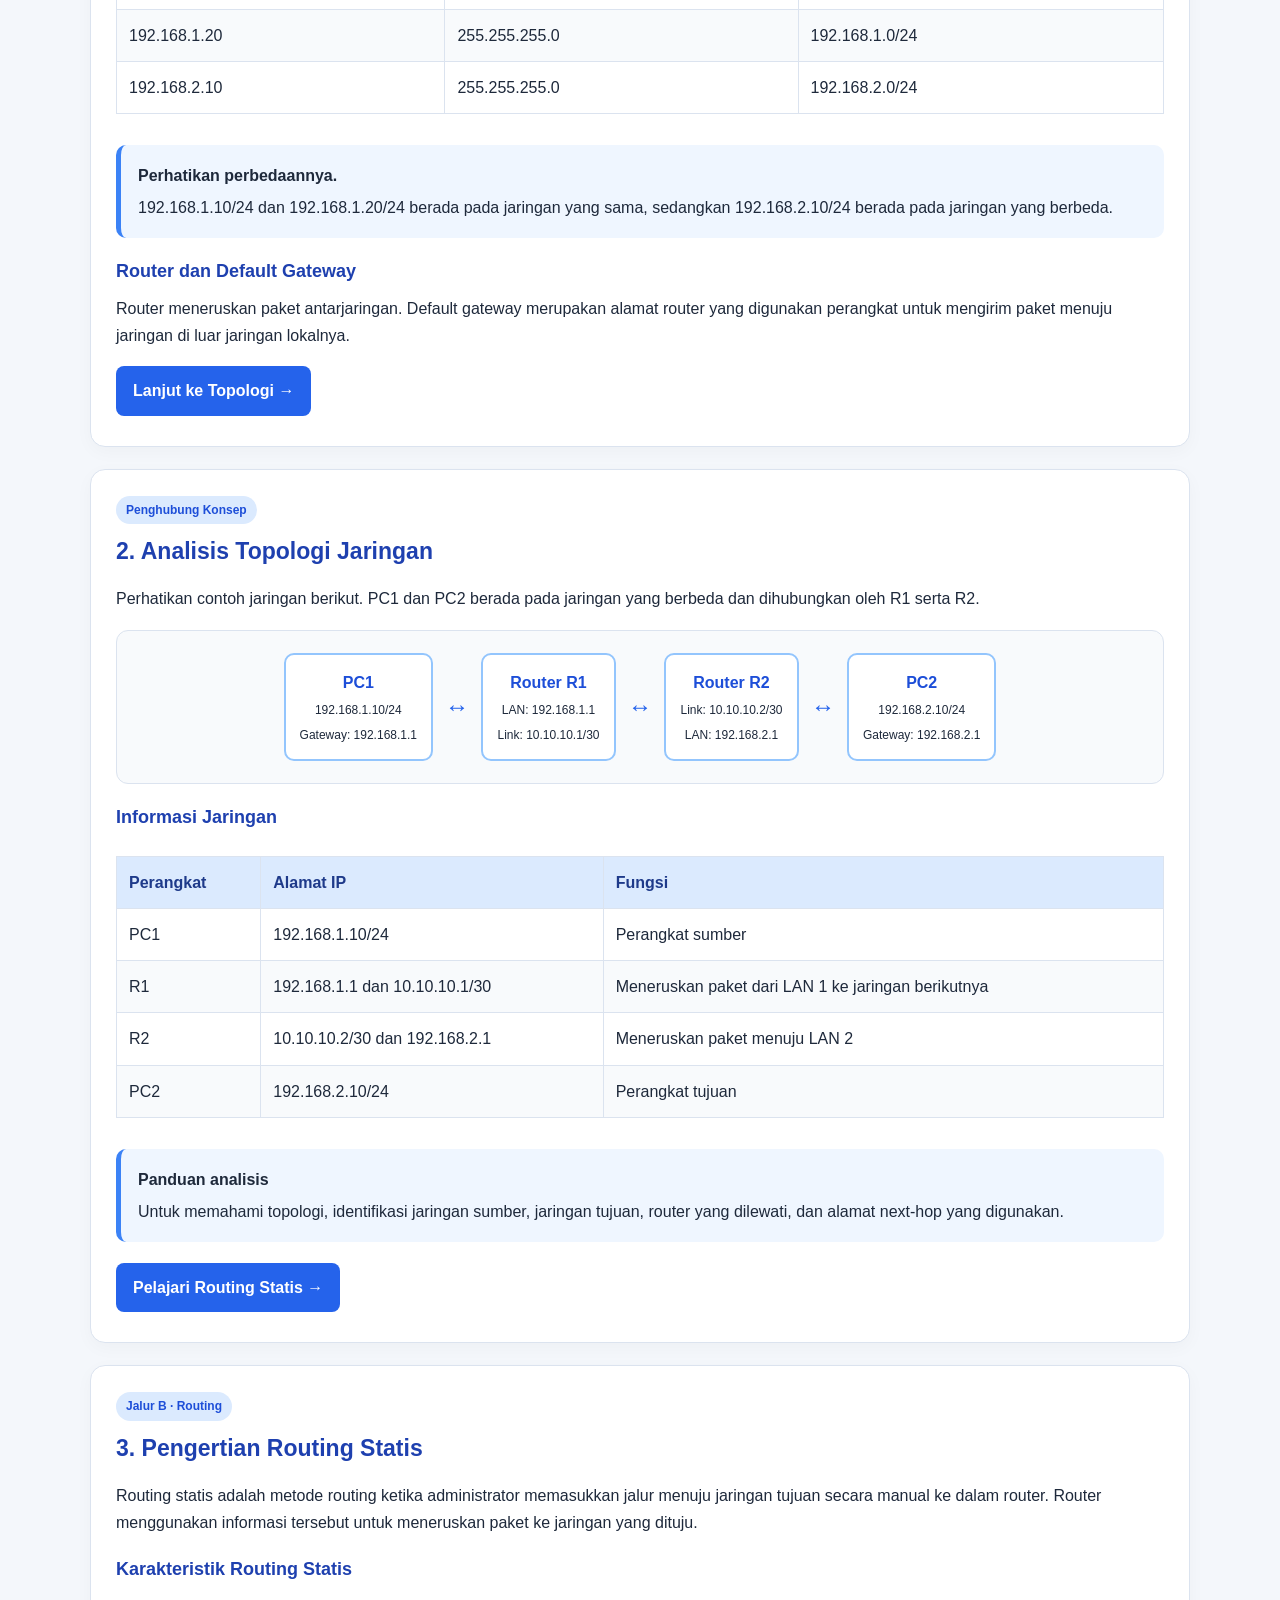
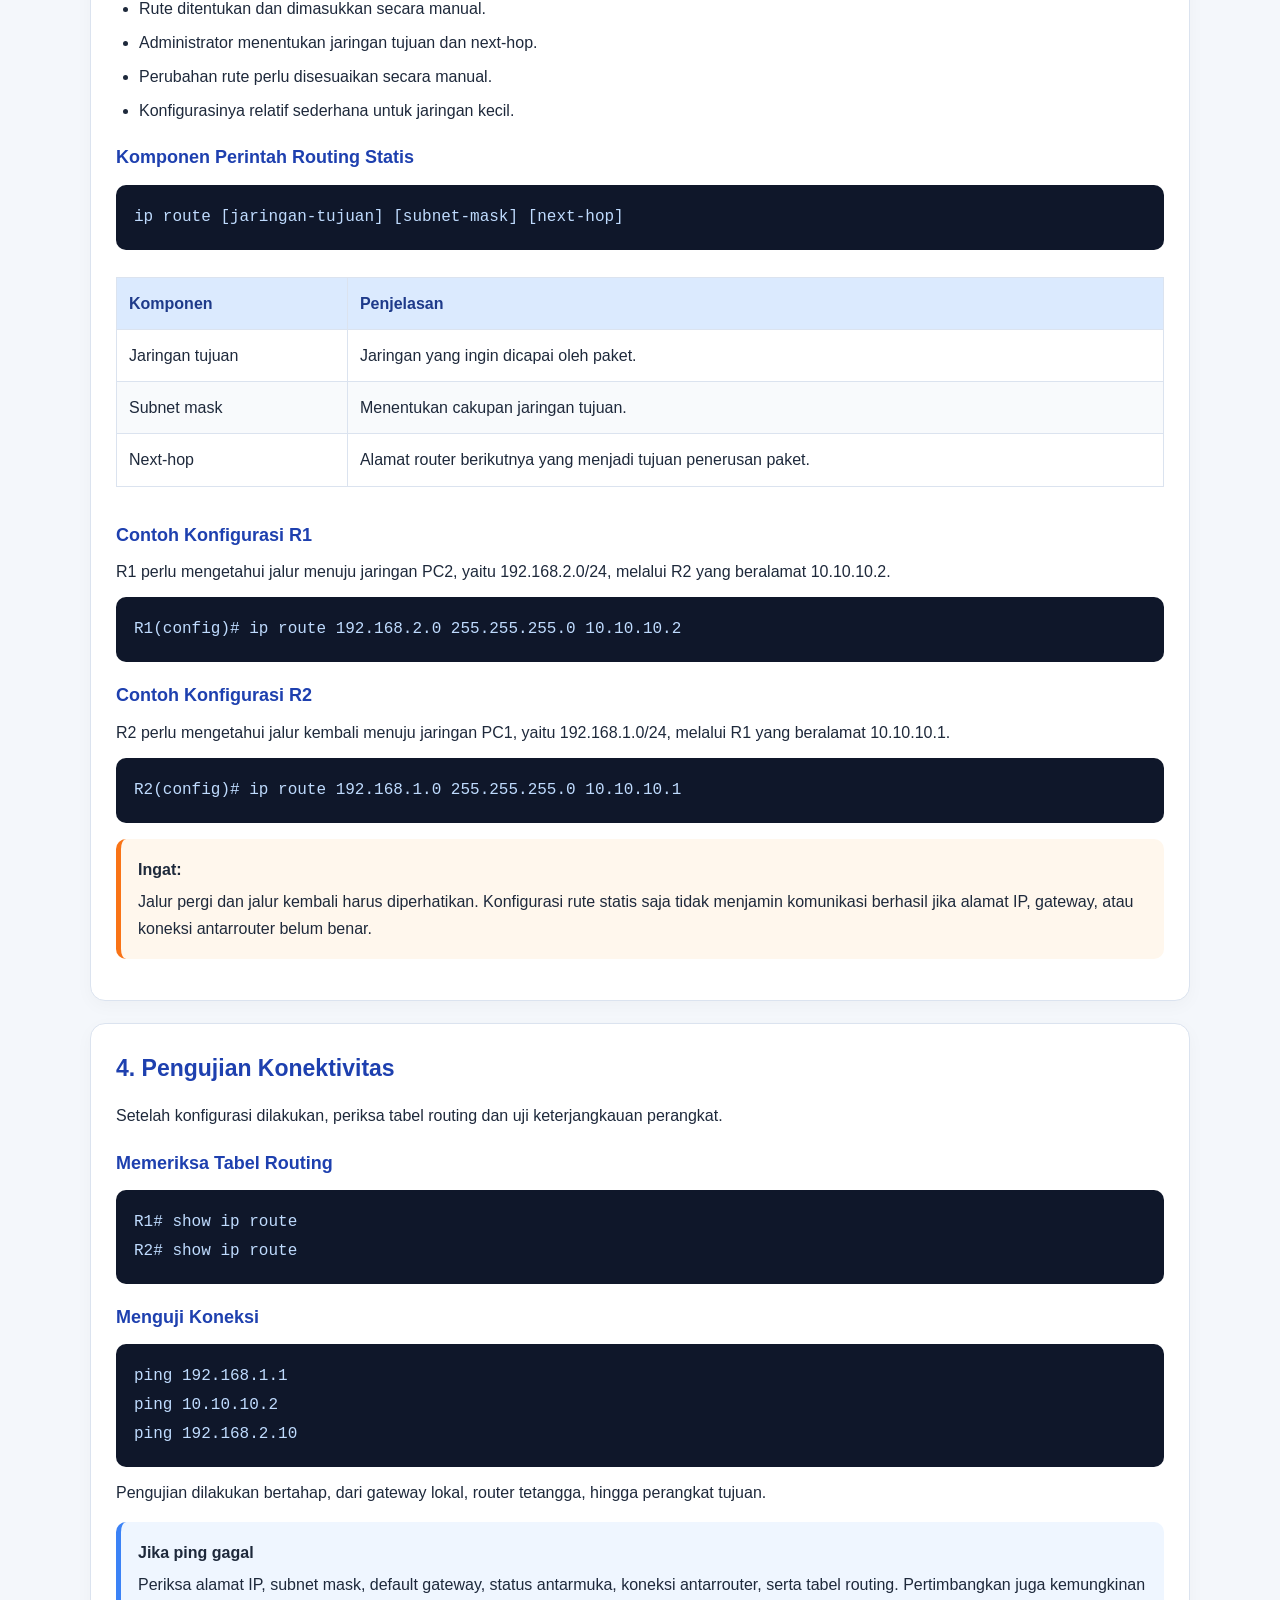
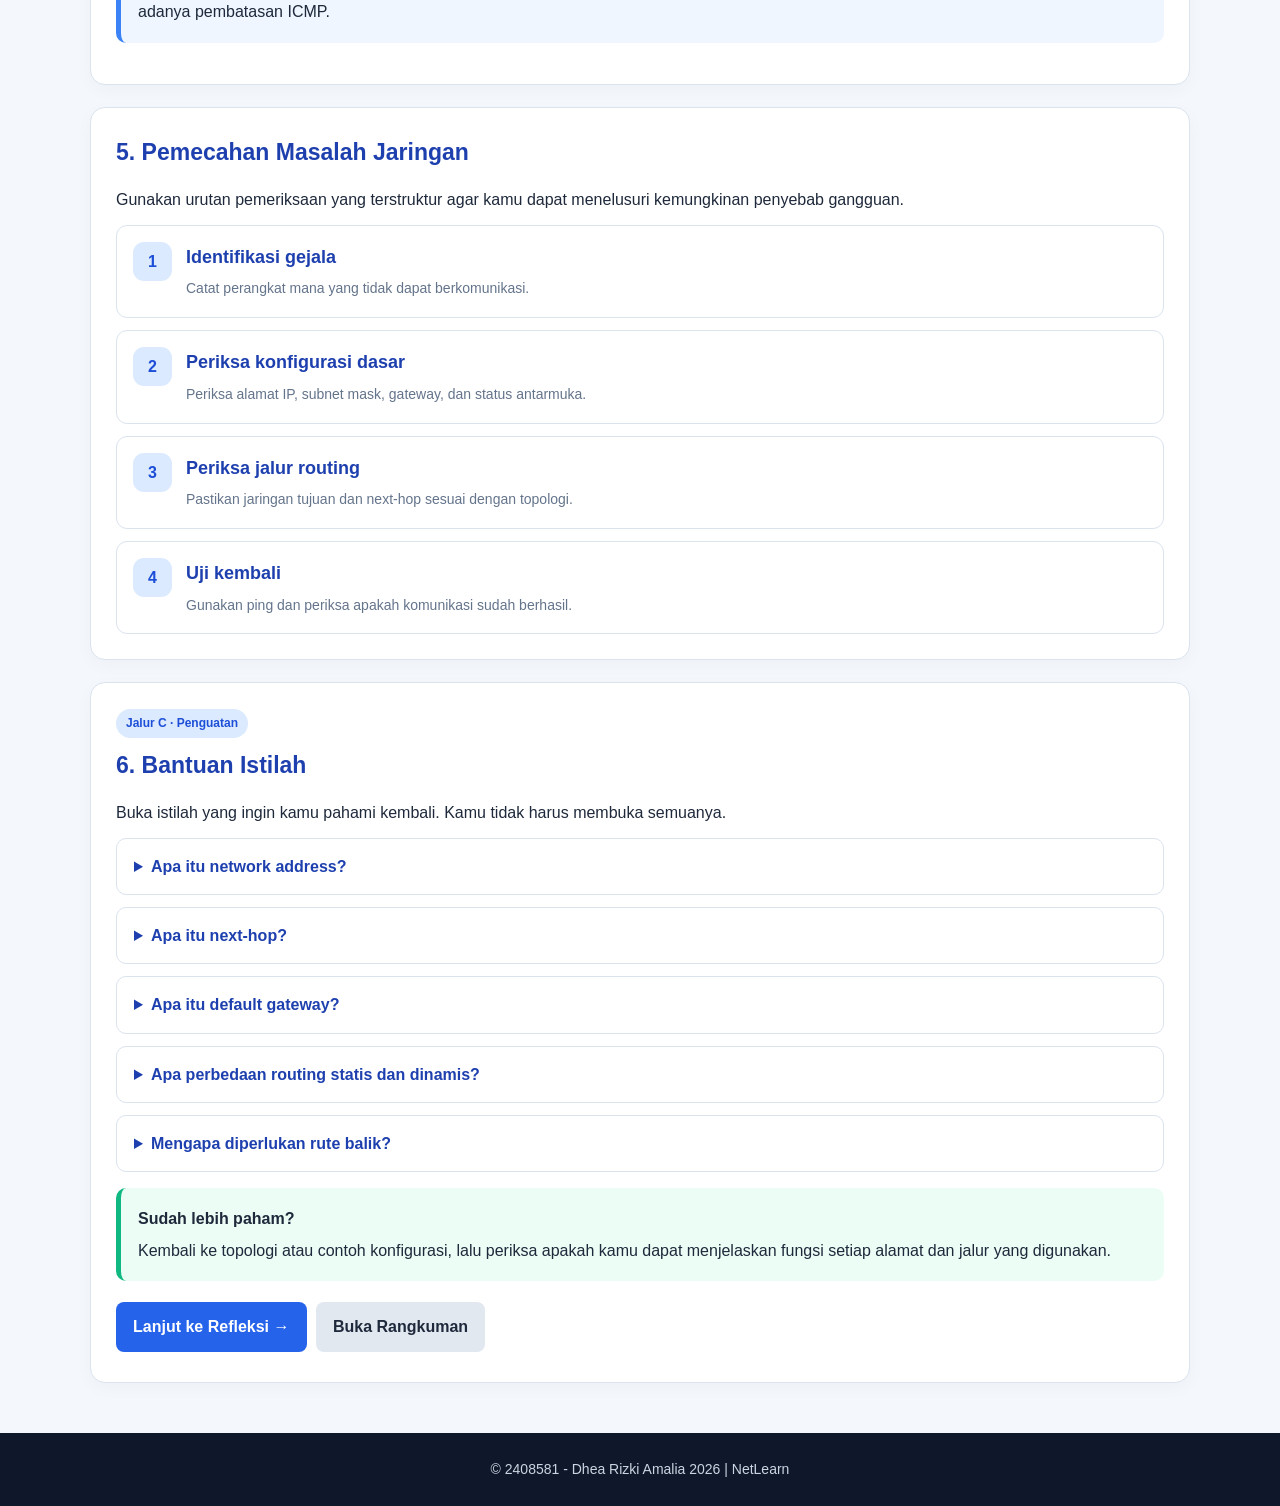
<file: materi.html>
<!DOCTYPE html>
<html lang="id">
<head>
    <meta charset="UTF-8">
    <meta name="viewport" content="width=device-width, initial-scale=1.0">
    <title>Materi Routing Statis | NetLearn</title>
    <link rel="stylesheet" href="style.css">
</head>
<body>

<header class="navbar">
    <a class="logo" href="index.html">NetLearn</a>
    <nav class="nav-links">
        <a href="index.html">Beranda</a>
        <a href="tujuan.html">Tujuan Pembelajaran</a>
        <a href="materi.html" class="active">Materi</a>
        <a href="refleksi.html">Refleksi</a>
        <a href="rangkuman.html">Rangkuman</a>
    </nav>
</header>

<section class="hero">
    <div class="hero-inner">
        <span class="eyebrow">Adaptive Learning Path</span>
        <h1>Materi Routing Statis</h1>
        <p>
            Pilih titik awal yang sesuai dengan pemahamanmu.
            Kamu dapat kembali ke bagian sebelumnya kapan saja
            jika menemukan konsep yang belum dipahami.
        </p>
        <a href="#pilih-jalur" class="button">Pilih Jalur Belajar ↓</a>
    </div>
</section>

<main class="container">

    <!-- PILIHAN JALUR BELAJAR -->
    <section class="card" id="pilih-jalur">
        <div class="section-heading">
            <h2>Mulai dari Mana?</h2>
            <p>Pilih salah satu jalur berikut sesuai kebutuhanmu.</p>
        </div>

        <div class="grid">
            <a class="choice-card" href="#dasar">
                <span class="number">A</span>
                <h3>Jalur Dasar</h3>
                <p>
                    Untuk kamu yang ingin mengulang konsep alamat IP,
                    subnet mask, router, dan default gateway.
                </p>
                <span class="card-link">Mulai dari Dasar →</span>
            </a>

            <a class="choice-card" href="#routing">
                <span class="number">B</span>
                <h3>Jalur Routing</h3>
                <p>
                    Untuk kamu yang sudah memahami dasar jaringan
                    dan ingin langsung mempelajari routing statis.
                </p>
                <span class="card-link">Ke Materi Routing →</span>
            </a>

            <a class="choice-card" href="#bantuan">
                <span class="number">C</span>
                <h3>Jalur Penguatan</h3>
                <p>
                    Untuk kamu yang membutuhkan penjelasan tambahan
                    mengenai istilah dan konsep tertentu.
                </p>
                <span class="card-link">Buka Bantuan →</span>
            </a>
        </div>

        <div class="info-box">
            <strong>Catatan:</strong>
            <p>
                Pilihan jalur ini membantumu menentukan titik awal belajar.
                Website tidak mengukur kemampuanmu secara otomatis.
            </p>
        </div>
    </section>

    <!-- MATERI DASAR -->
    <section class="card" id="dasar">
        <span class="tag">Jalur A · Dasar</span>
        <h2>1. Konsep Dasar Jaringan</h2>

        <p>
            Sebelum mempelajari routing statis, pahami terlebih dahulu
            alamat IP, subnet mask, network address, router, dan
            default gateway. Konsep ini membantu kamu menentukan
            apakah dua perangkat berada pada jaringan yang sama
            atau berbeda.
        </p>

        <h3>Alamat IP</h3>
        <p>
            Alamat IP merupakan alamat logis yang digunakan untuk
            mengidentifikasi perangkat pada jaringan IP.
            Contohnya adalah 192.168.1.10.
        </p>

        <h3>Subnet Mask</h3>
        <p>
            Subnet mask digunakan untuk menentukan bagian alamat IP
            yang menunjukkan jaringan dan bagian yang menunjukkan host.
            Contoh subnet mask /24 adalah 255.255.255.0.
        </p>

        <h3>Network Address</h3>
        <p>
            Network address mengidentifikasi suatu jaringan.
            Dengan subnet mask /24, alamat IP 192.168.1.10 termasuk
            dalam jaringan 192.168.1.0/24.
        </p>

        <div class="table-wrap">
            <table>
                <thead>
                    <tr>
                        <th>Alamat IP</th>
                        <th>Subnet Mask</th>
                        <th>Jaringan</th>
                    </tr>
                </thead>
                <tbody>
                    <tr>
                        <td>192.168.1.10</td>
                        <td>255.255.255.0</td>
                        <td>192.168.1.0/24</td>
                    </tr>
                    <tr>
                        <td>192.168.1.20</td>
                        <td>255.255.255.0</td>
                        <td>192.168.1.0/24</td>
                    </tr>
                    <tr>
                        <td>192.168.2.10</td>
                        <td>255.255.255.0</td>
                        <td>192.168.2.0/24</td>
                    </tr>
                </tbody>
            </table>
        </div>

        <div class="info-box">
            <strong>Perhatikan perbedaannya.</strong>
            <p>
                192.168.1.10/24 dan 192.168.1.20/24 berada pada jaringan
                yang sama, sedangkan 192.168.2.10/24 berada pada jaringan
                yang berbeda.
            </p>
        </div>

        <h3>Router dan Default Gateway</h3>
        <p>
            Router meneruskan paket antarjaringan. Default gateway
            merupakan alamat router yang digunakan perangkat untuk
            mengirim paket menuju jaringan di luar jaringan lokalnya.
        </p>

        <a class="button" href="#topologi">Lanjut ke Topologi →</a>
    </section>

    <!-- ANALISIS TOPOLOGI -->
    <section class="card" id="topologi">
        <span class="tag">Penghubung Konsep</span>
        <h2>2. Analisis Topologi Jaringan</h2>

        <p>
            Perhatikan contoh jaringan berikut. PC1 dan PC2 berada
            pada jaringan yang berbeda dan dihubungkan oleh R1 serta R2.
        </p>

        <div class="topology">
            <div class="device">
                <strong>PC1</strong>
                <small>192.168.1.10/24</small>
                <small>Gateway: 192.168.1.1</small>
            </div>

            <span class="arrow">↔</span>

            <div class="device">
                <strong>Router R1</strong>
                <small>LAN: 192.168.1.1</small>
                <small>Link: 10.10.10.1/30</small>
            </div>

            <span class="arrow">↔</span>

            <div class="device">
                <strong>Router R2</strong>
                <small>Link: 10.10.10.2/30</small>
                <small>LAN: 192.168.2.1</small>
            </div>

            <span class="arrow">↔</span>

            <div class="device">
                <strong>PC2</strong>
                <small>192.168.2.10/24</small>
                <small>Gateway: 192.168.2.1</small>
            </div>
        </div>

        <h3>Informasi Jaringan</h3>
        <div class="table-wrap">
            <table>
                <thead>
                    <tr>
                        <th>Perangkat</th>
                        <th>Alamat IP</th>
                        <th>Fungsi</th>
                    </tr>
                </thead>
                <tbody>
                    <tr>
                        <td>PC1</td>
                        <td>192.168.1.10/24</td>
                        <td>Perangkat sumber</td>
                    </tr>
                    <tr>
                        <td>R1</td>
                        <td>192.168.1.1 dan 10.10.10.1/30</td>
                        <td>Meneruskan paket dari LAN 1 ke jaringan berikutnya</td>
                    </tr>
                    <tr>
                        <td>R2</td>
                        <td>10.10.10.2/30 dan 192.168.2.1</td>
                        <td>Meneruskan paket menuju LAN 2</td>
                    </tr>
                    <tr>
                        <td>PC2</td>
                        <td>192.168.2.10/24</td>
                        <td>Perangkat tujuan</td>
                    </tr>
                </tbody>
            </table>
        </div>

        <div class="info-box">
            <strong>Panduan analisis</strong>
            <p>
                Untuk memahami topologi, identifikasi jaringan sumber,
                jaringan tujuan, router yang dilewati, dan alamat
                next-hop yang digunakan.
            </p>
        </div>

        <a class="button" href="#routing">Pelajari Routing Statis →</a>
    </section>

    <!-- ROUTING STATIS -->
    <section class="card" id="routing">
        <span class="tag">Jalur B · Routing</span>
        <h2>3. Pengertian Routing Statis</h2>

        <p>
            Routing statis adalah metode routing ketika administrator
            memasukkan jalur menuju jaringan tujuan secara manual
            ke dalam router. Router menggunakan informasi tersebut
            untuk meneruskan paket ke jaringan yang dituju.
        </p>

        <h3>Karakteristik Routing Statis</h3>
        <ul>
            <li>Rute ditentukan dan dimasukkan secara manual.</li>
            <li>Administrator menentukan jaringan tujuan dan next-hop.</li>
            <li>Perubahan rute perlu disesuaikan secara manual.</li>
            <li>Konfigurasinya relatif sederhana untuk jaringan kecil.</li>
        </ul>

        <h3>Komponen Perintah Routing Statis</h3>
        <pre>ip route [jaringan-tujuan] [subnet-mask] [next-hop]</pre>

        <div class="table-wrap">
            <table>
                <thead>
                    <tr>
                        <th>Komponen</th>
                        <th>Penjelasan</th>
                    </tr>
                </thead>
                <tbody>
                    <tr>
                        <td>Jaringan tujuan</td>
                        <td>Jaringan yang ingin dicapai oleh paket.</td>
                    </tr>
                    <tr>
                        <td>Subnet mask</td>
                        <td>Menentukan cakupan jaringan tujuan.</td>
                    </tr>
                    <tr>
                        <td>Next-hop</td>
                        <td>Alamat router berikutnya yang menjadi tujuan penerusan paket.</td>
                    </tr>
                </tbody>
            </table>
        </div>

        <h3>Contoh Konfigurasi R1</h3>
        <p>
            R1 perlu mengetahui jalur menuju jaringan PC2,
            yaitu 192.168.2.0/24, melalui R2 yang beralamat 10.10.10.2.
        </p>
        <pre>R1(config)# ip route 192.168.2.0 255.255.255.0 10.10.10.2</pre>

        <h3>Contoh Konfigurasi R2</h3>
        <p>
            R2 perlu mengetahui jalur kembali menuju jaringan PC1,
            yaitu 192.168.1.0/24, melalui R1 yang beralamat 10.10.10.1.
        </p>
        <pre>R2(config)# ip route 192.168.1.0 255.255.255.0 10.10.10.1</pre>

        <div class="warning-box">
            <strong>Ingat:</strong>
            <p>
                Jalur pergi dan jalur kembali harus diperhatikan.
                Konfigurasi rute statis saja tidak menjamin komunikasi
                berhasil jika alamat IP, gateway, atau koneksi
                antarrouter belum benar.
            </p>
        </div>
    </section>

    <!-- PENGUJIAN -->
    <section class="card" id="pengujian">
        <h2>4. Pengujian Konektivitas</h2>

        <p>
            Setelah konfigurasi dilakukan, periksa tabel routing
            dan uji keterjangkauan perangkat.
        </p>

        <h3>Memeriksa Tabel Routing</h3>
        <pre>R1# show ip route
R2# show ip route</pre>

        <h3>Menguji Koneksi</h3>
        <pre>ping 192.168.1.1
ping 10.10.10.2
ping 192.168.2.10</pre>

        <p>
            Pengujian dilakukan bertahap, dari gateway lokal,
            router tetangga, hingga perangkat tujuan.
        </p>

        <div class="info-box">
            <strong>Jika ping gagal</strong>
            <p>
                Periksa alamat IP, subnet mask, default gateway,
                status antarmuka, koneksi antarrouter, serta tabel routing.
                Pertimbangkan juga kemungkinan adanya pembatasan ICMP.
            </p>
        </div>
    </section>

    <!-- TROUBLESHOOTING -->
    <section class="card" id="troubleshooting">
        <h2>5. Pemecahan Masalah Jaringan</h2>

        <p>
            Gunakan urutan pemeriksaan yang terstruktur agar kamu
            dapat menelusuri kemungkinan penyebab gangguan.
        </p>

        <div class="path-list">
            <div class="path-item">
                <span class="number">1</span>
                <div>
                    <h3>Identifikasi gejala</h3>
                    <p>Catat perangkat mana yang tidak dapat berkomunikasi.</p>
                </div>
            </div>

            <div class="path-item">
                <span class="number">2</span>
                <div>
                    <h3>Periksa konfigurasi dasar</h3>
                    <p>Periksa alamat IP, subnet mask, gateway, dan status antarmuka.</p>
                </div>
            </div>

            <div class="path-item">
                <span class="number">3</span>
                <div>
                    <h3>Periksa jalur routing</h3>
                    <p>Pastikan jaringan tujuan dan next-hop sesuai dengan topologi.</p>
                </div>
            </div>

            <div class="path-item">
                <span class="number">4</span>
                <div>
                    <h3>Uji kembali</h3>
                    <p>Gunakan ping dan periksa apakah komunikasi sudah berhasil.</p>
                </div>
            </div>
        </div>
    </section>

    <!-- BANTUAN -->
    <section class="card" id="bantuan">
        <span class="tag">Jalur C · Penguatan</span>
        <h2>6. Bantuan Istilah</h2>

        <p>
            Buka istilah yang ingin kamu pahami kembali.
            Kamu tidak harus membuka semuanya.
        </p>

        <details>
            <summary>Apa itu network address?</summary>
            <p>
                Network address merupakan alamat yang mengidentifikasi
                suatu jaringan, misalnya 192.168.1.0/24.
            </p>
        </details>

        <details>
            <summary>Apa itu next-hop?</summary>
            <p>
                Next-hop merupakan alamat router berikutnya yang
                digunakan untuk meneruskan paket menuju jaringan tujuan.
            </p>
        </details>

        <details>
            <summary>Apa itu default gateway?</summary>
            <p>
                Default gateway adalah alamat router yang digunakan
                perangkat untuk mengirim paket menuju jaringan di luar
                jaringan lokalnya.
            </p>
        </details>

        <details>
            <summary>Apa perbedaan routing statis dan dinamis?</summary>
            <p>
                Pada routing statis, rute dimasukkan secara manual.
                Pada routing dinamis, router menggunakan protokol routing
                untuk mempelajari dan memperbarui informasi rute sesuai
                mekanisme protokol yang digunakan.
            </p>
        </details>

        <details>
            <summary>Mengapa diperlukan rute balik?</summary>
            <p>
                Komunikasi dua arah memerlukan jalur untuk paket pergi
                dan paket balasan. Jika jalur kembali tidak tersedia,
                komunikasi dapat gagal meskipun paket pergi berhasil.
            </p>
        </details>

        <div class="success-box">
            <strong>Sudah lebih paham?</strong>
            <p>
                Kembali ke topologi atau contoh konfigurasi, lalu
                periksa apakah kamu dapat menjelaskan fungsi setiap
                alamat dan jalur yang digunakan.
            </p>
        </div>

        <a class="button" href="refleksi.html">Lanjut ke Refleksi →</a>
        <a class="button secondary" href="rangkuman.html">Buka Rangkuman</a>
    </section>

</main>

<footer class="footer">
    © 2408581 - Dhea Rizki Amalia 2026 | NetLearn
</footer>

</body>
</html>
</file>
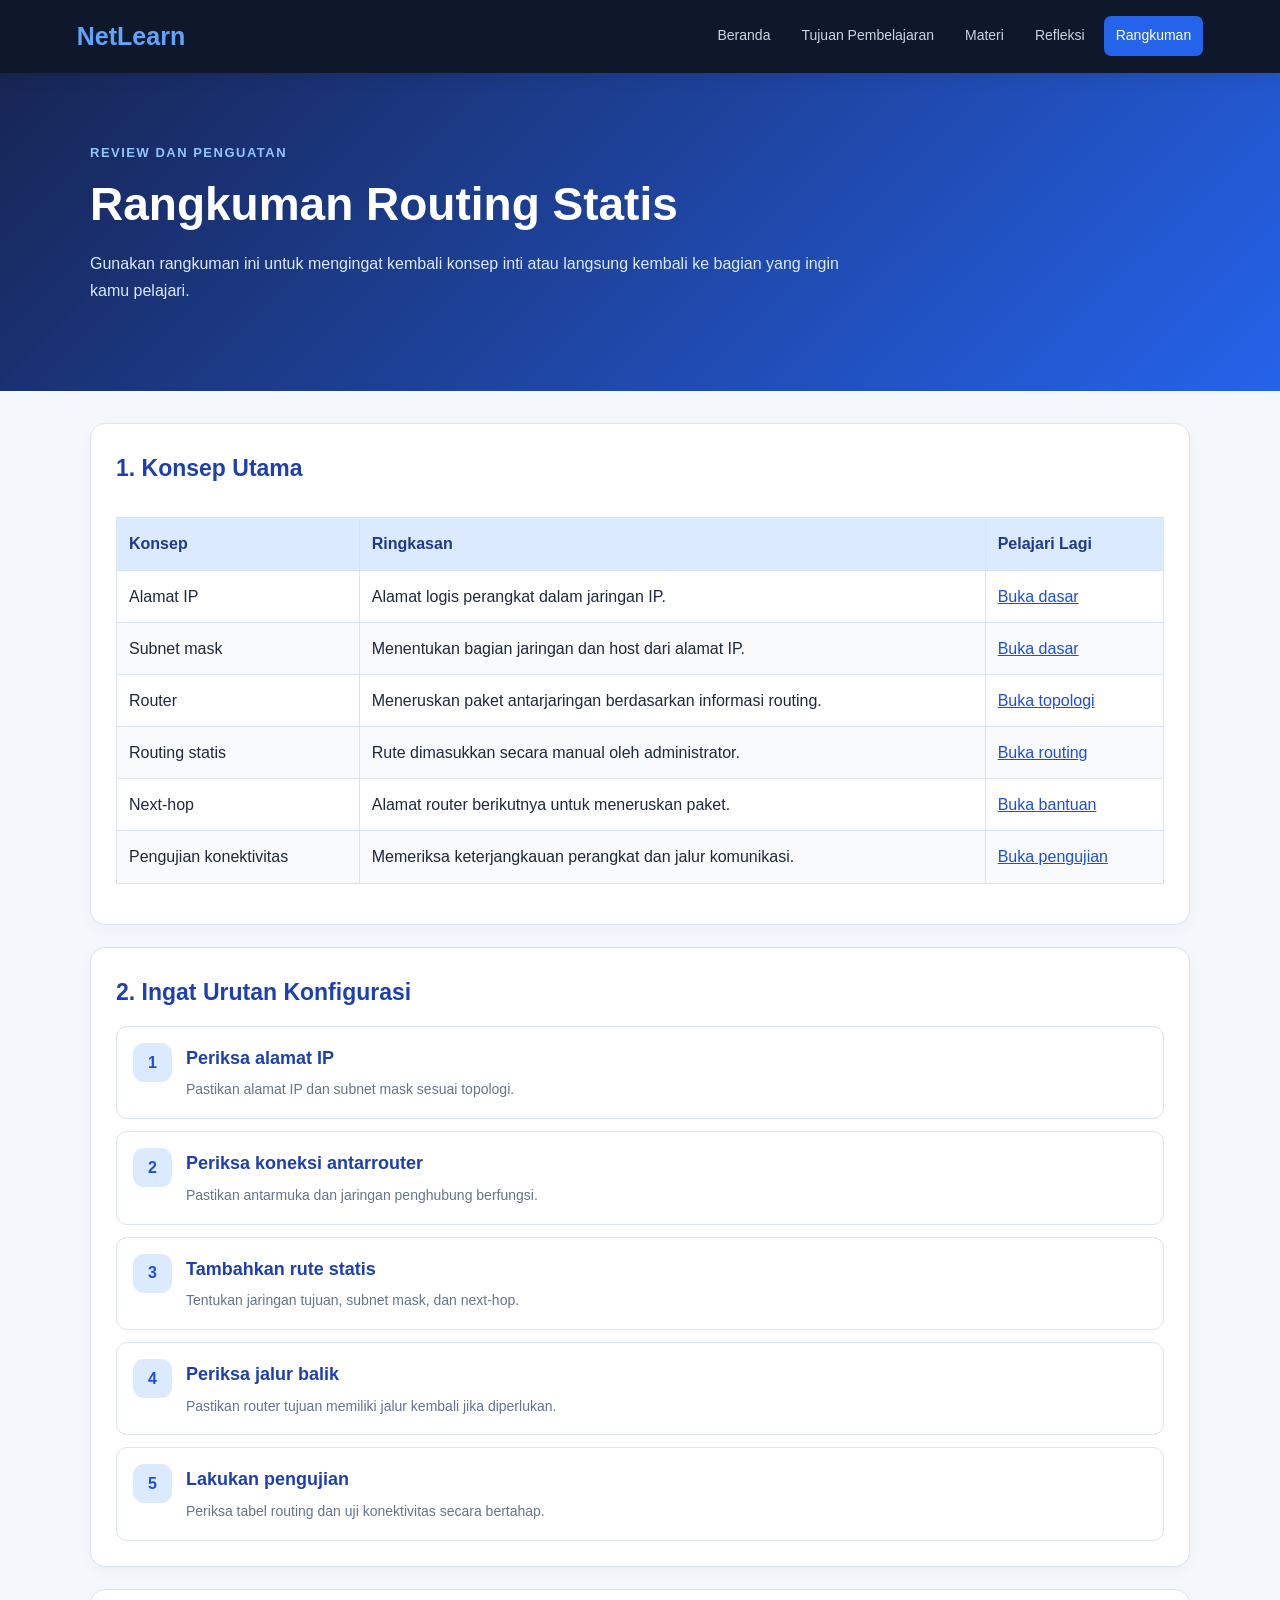
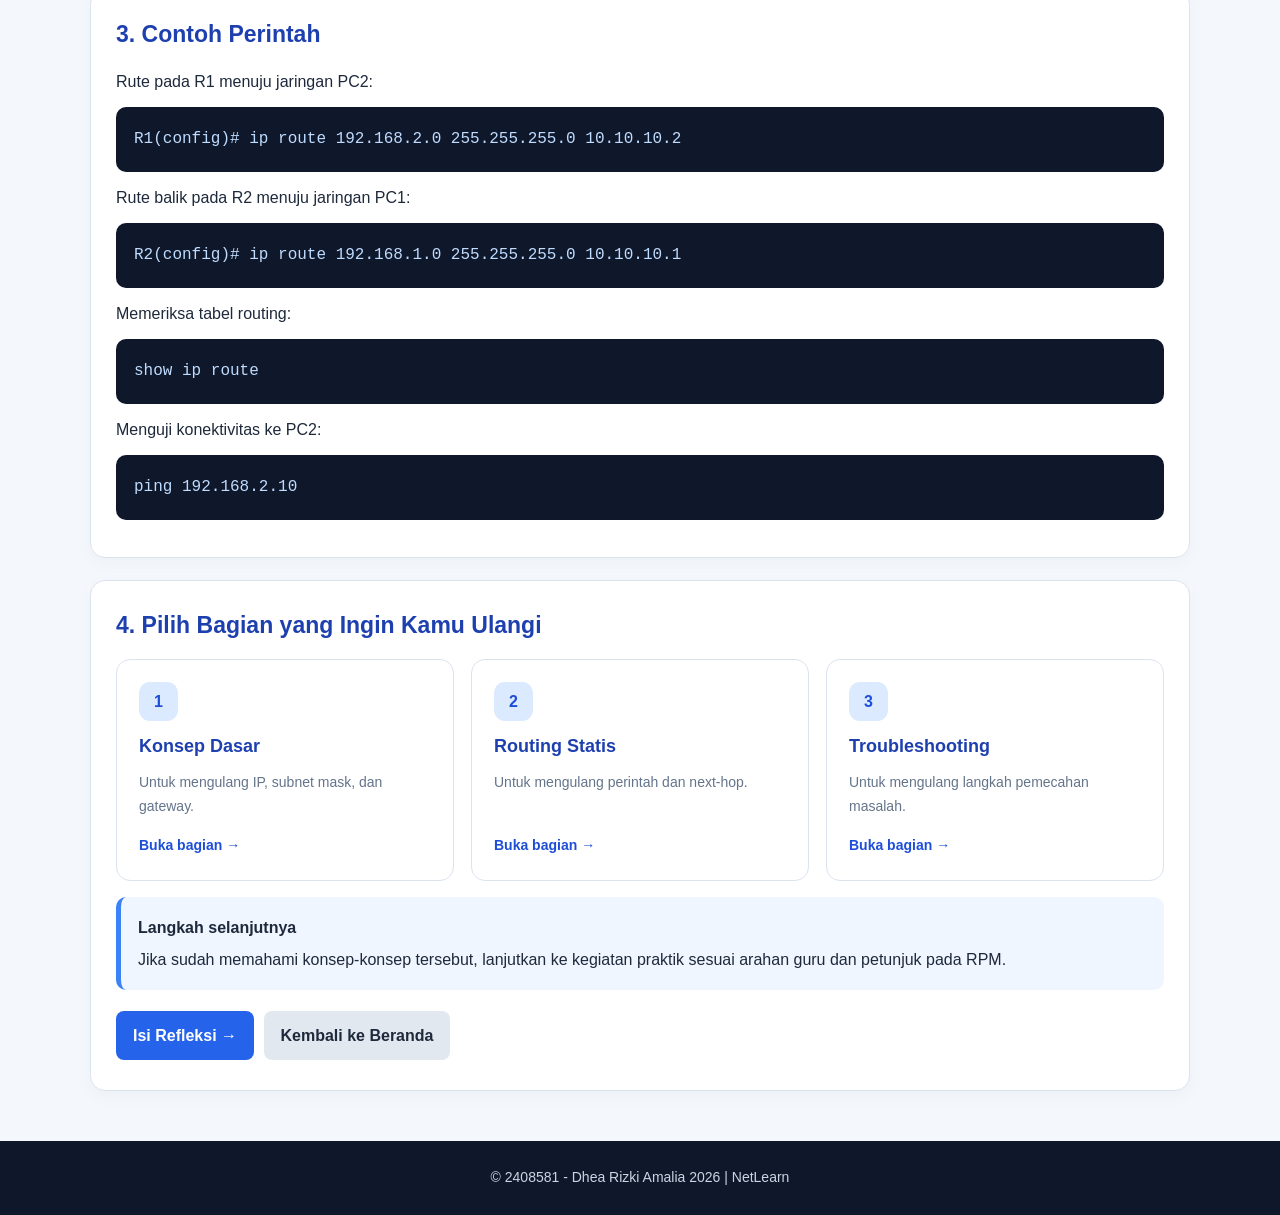
<file: rangkuman.html>
<!DOCTYPE html>
<html lang="id">
<head>
    <meta charset="UTF-8">
    <meta name="viewport" content="width=device-width, initial-scale=1.0">
    <title>Rangkuman | NetLearn</title>
    <link rel="stylesheet" href="style.css">
</head>
<body>

<header class="navbar">
    <a class="logo" href="index.html">NetLearn</a>
    <nav class="nav-links">
        <a href="index.html">Beranda</a>
        <a href="tujuan.html">Tujuan Pembelajaran</a>
        <a href="materi.html">Materi</a>
        <a href="refleksi.html">Refleksi</a>
        <a href="rangkuman.html" class="active">Rangkuman</a>
    </nav>
</header>

<section class="hero">
    <div class="hero-inner">
        <span class="eyebrow">Review dan Penguatan</span>
        <h1>Rangkuman Routing Statis</h1>
        <p>
            Gunakan rangkuman ini untuk mengingat kembali konsep inti
            atau langsung kembali ke bagian yang ingin kamu pelajari.
        </p>
    </div>
</section>

<main class="container">
    <section class="card">
        <h2>1. Konsep Utama</h2>

        <div class="table-wrap">
            <table>
                <thead>
                    <tr>
                        <th>Konsep</th>
                        <th>Ringkasan</th>
                        <th>Pelajari Lagi</th>
                    </tr>
                </thead>
                <tbody>
                    <tr>
                        <td>Alamat IP</td>
                        <td>Alamat logis perangkat dalam jaringan IP.</td>
                        <td><a href="materi.html#dasar">Buka dasar</a></td>
                    </tr>
                    <tr>
                        <td>Subnet mask</td>
                        <td>Menentukan bagian jaringan dan host dari alamat IP.</td>
                        <td><a href="materi.html#dasar">Buka dasar</a></td>
                    </tr>
                    <tr>
                        <td>Router</td>
                        <td>Meneruskan paket antarjaringan berdasarkan informasi routing.</td>
                        <td><a href="materi.html#topologi">Buka topologi</a></td>
                    </tr>
                    <tr>
                        <td>Routing statis</td>
                        <td>Rute dimasukkan secara manual oleh administrator.</td>
                        <td><a href="materi.html#routing">Buka routing</a></td>
                    </tr>
                    <tr>
                        <td>Next-hop</td>
                        <td>Alamat router berikutnya untuk meneruskan paket.</td>
                        <td><a href="materi.html#bantuan">Buka bantuan</a></td>
                    </tr>
                    <tr>
                        <td>Pengujian konektivitas</td>
                        <td>Memeriksa keterjangkauan perangkat dan jalur komunikasi.</td>
                        <td><a href="materi.html#pengujian">Buka pengujian</a></td>
                    </tr>
                </tbody>
            </table>
        </div>
    </section>

    <section class="card">
        <h2>2. Ingat Urutan Konfigurasi</h2>

        <div class="path-list">
            <div class="path-item">
                <span class="number">1</span>
                <div>
                    <h3>Periksa alamat IP</h3>
                    <p>Pastikan alamat IP dan subnet mask sesuai topologi.</p>
                </div>
            </div>

            <div class="path-item">
                <span class="number">2</span>
                <div>
                    <h3>Periksa koneksi antarrouter</h3>
                    <p>Pastikan antarmuka dan jaringan penghubung berfungsi.</p>
                </div>
            </div>

            <div class="path-item">
                <span class="number">3</span>
                <div>
                    <h3>Tambahkan rute statis</h3>
                    <p>Tentukan jaringan tujuan, subnet mask, dan next-hop.</p>
                </div>
            </div>

            <div class="path-item">
                <span class="number">4</span>
                <div>
                    <h3>Periksa jalur balik</h3>
                    <p>Pastikan router tujuan memiliki jalur kembali jika diperlukan.</p>
                </div>
            </div>

            <div class="path-item">
                <span class="number">5</span>
                <div>
                    <h3>Lakukan pengujian</h3>
                    <p>Periksa tabel routing dan uji konektivitas secara bertahap.</p>
                </div>
            </div>
        </div>
    </section>

    <section class="card">
        <h2>3. Contoh Perintah</h2>

        <p>Rute pada R1 menuju jaringan PC2:</p>
        <pre>R1(config)# ip route 192.168.2.0 255.255.255.0 10.10.10.2</pre>

        <p>Rute balik pada R2 menuju jaringan PC1:</p>
        <pre>R2(config)# ip route 192.168.1.0 255.255.255.0 10.10.10.1</pre>

        <p>Memeriksa tabel routing:</p>
        <pre>show ip route</pre>

        <p>Menguji konektivitas ke PC2:</p>
        <pre>ping 192.168.2.10</pre>
    </section>

    <section class="card">
        <h2>4. Pilih Bagian yang Ingin Kamu Ulangi</h2>

        <div class="grid">
            <a href="materi.html#dasar" class="choice-card">
                <span class="number">1</span>
                <h3>Konsep Dasar</h3>
                <p>Untuk mengulang IP, subnet mask, dan gateway.</p>
                <span class="card-link">Buka bagian →</span>
            </a>

            <a href="materi.html#routing" class="choice-card">
                <span class="number">2</span>
                <h3>Routing Statis</h3>
                <p>Untuk mengulang perintah dan next-hop.</p>
                <span class="card-link">Buka bagian →</span>
            </a>

            <a href="materi.html#troubleshooting" class="choice-card">
                <span class="number">3</span>
                <h3>Troubleshooting</h3>
                <p>Untuk mengulang langkah pemecahan masalah.</p>
                <span class="card-link">Buka bagian →</span>
            </a>
        </div>

        <div class="info-box">
            <strong>Langkah selanjutnya</strong>
            <p>
                Jika sudah memahami konsep-konsep tersebut, lanjutkan
                ke kegiatan praktik sesuai arahan guru dan petunjuk
                pada RPM.
            </p>
        </div>

        <a href="refleksi.html" class="button">Isi Refleksi →</a>
        <a href="index.html" class="button secondary">Kembali ke Beranda</a>
    </section>
</main>

<footer class="footer">
    © 2408581 - Dhea Rizki Amalia 2026 | NetLearn
</footer>

</body>
</html>
</file>
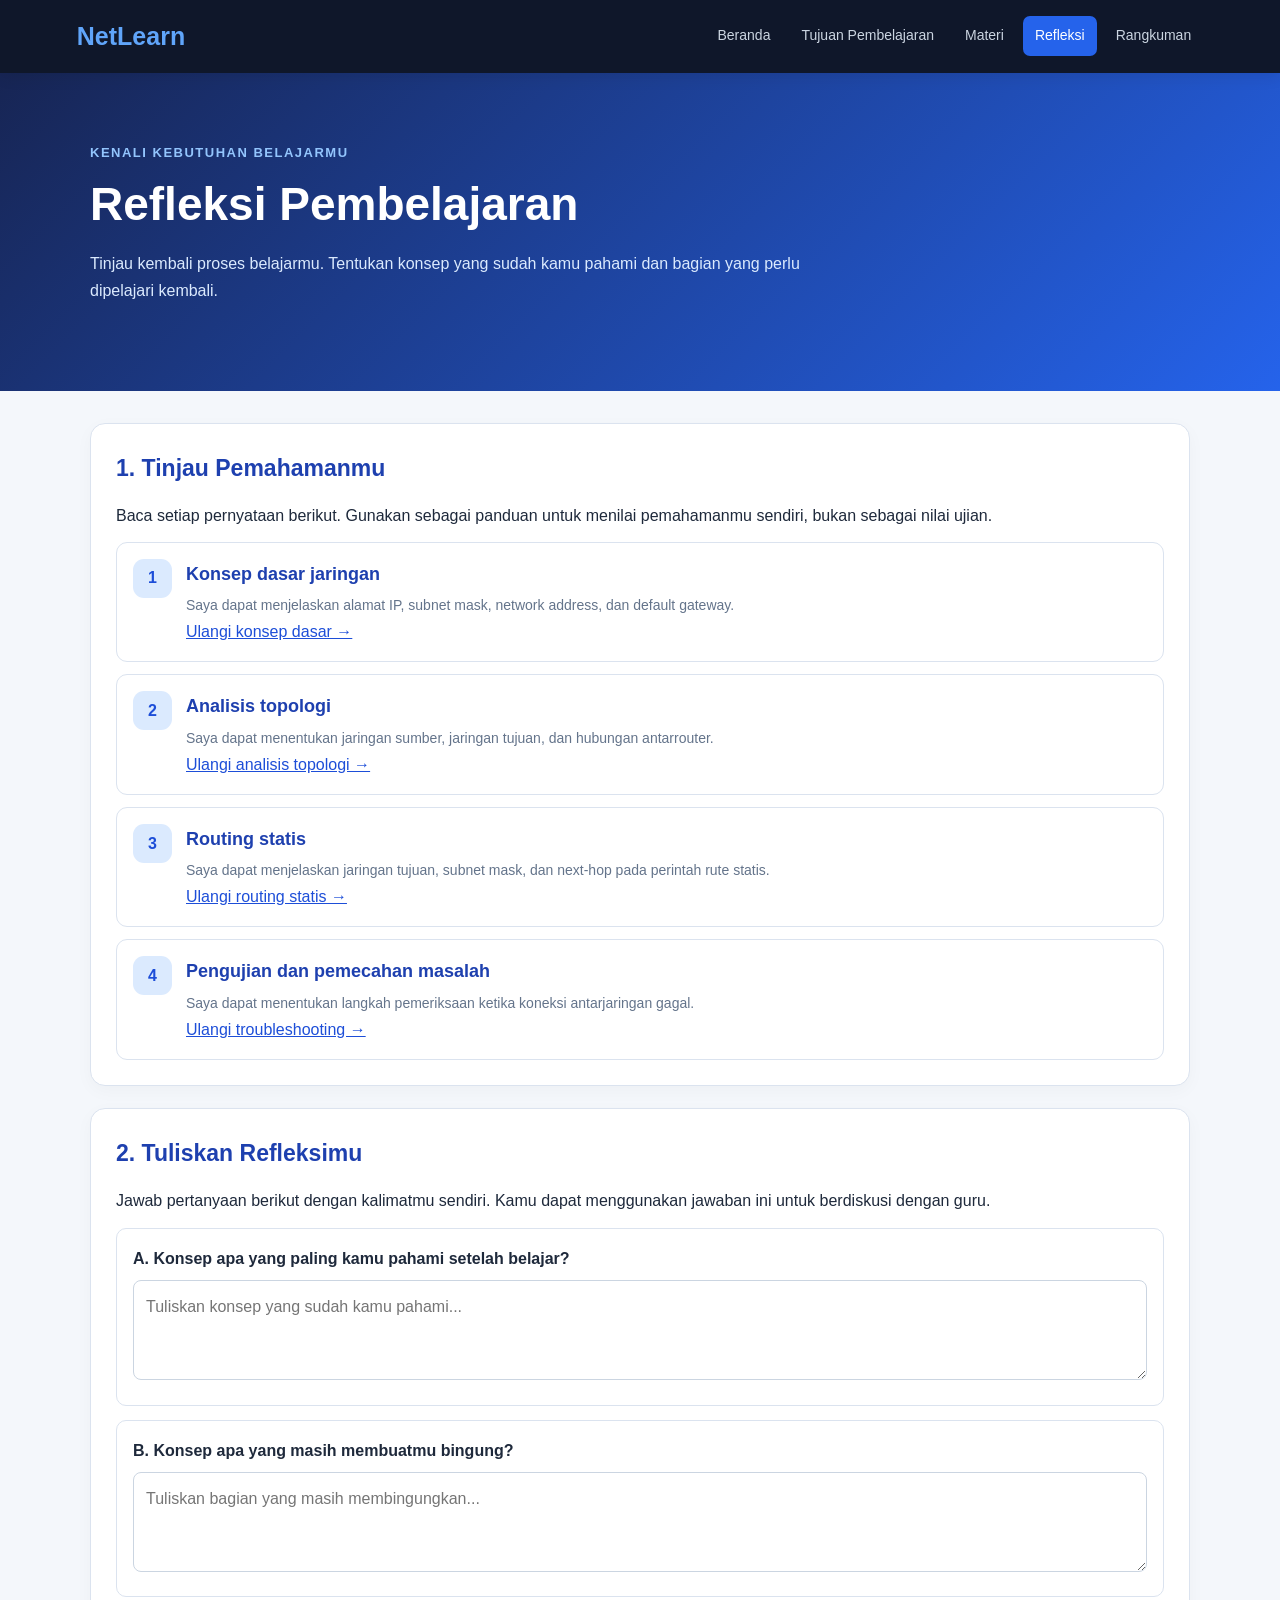
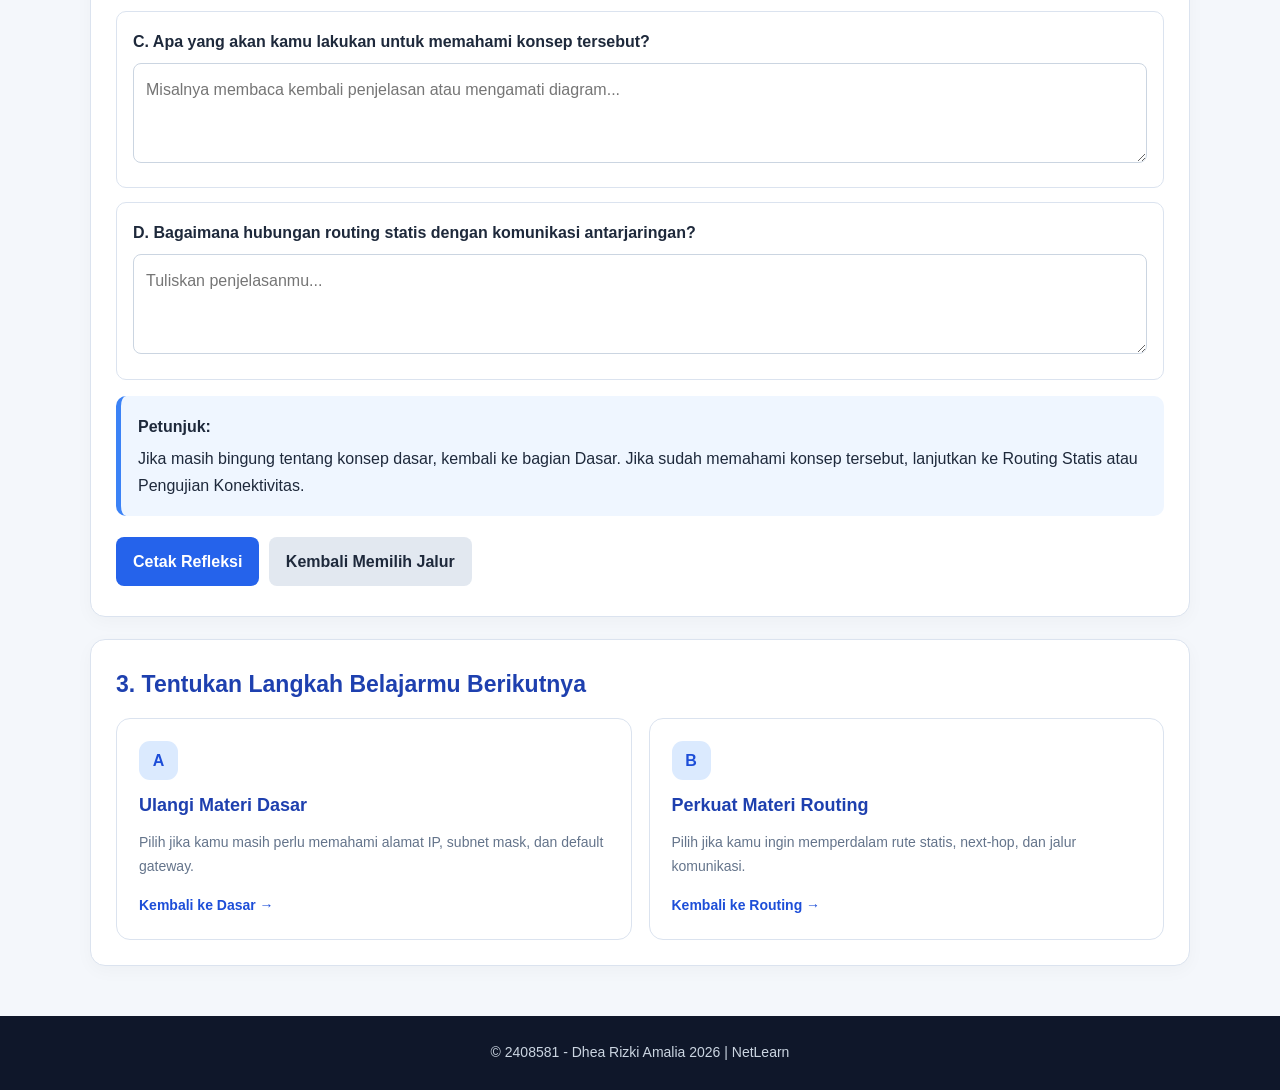
<file: refleksi.html>
<!DOCTYPE html>
<html lang="id">
<head>
    <meta charset="UTF-8">
    <meta name="viewport" content="width=device-width, initial-scale=1.0">
    <title>Refleksi | NetLearn</title>
    <link rel="stylesheet" href="style.css">
</head>
<body>

<header class="navbar">
    <a class="logo" href="index.html">NetLearn</a>
    <nav class="nav-links">
        <a href="index.html">Beranda</a>
        <a href="tujuan.html">Tujuan Pembelajaran</a>
        <a href="materi.html">Materi</a>
        <a href="refleksi.html" class="active">Refleksi</a>
        <a href="rangkuman.html">Rangkuman</a>
    </nav>
</header>

<section class="hero">
    <div class="hero-inner">
        <span class="eyebrow">Kenali Kebutuhan Belajarmu</span>
        <h1>Refleksi Pembelajaran</h1>
        <p>
            Tinjau kembali proses belajarmu. Tentukan konsep yang
            sudah kamu pahami dan bagian yang perlu dipelajari kembali.
        </p>
    </div>
</section>

<main class="container">
    <section class="card">
        <h2>1. Tinjau Pemahamanmu</h2>
        <p>
            Baca setiap pernyataan berikut. Gunakan sebagai panduan
            untuk menilai pemahamanmu sendiri, bukan sebagai nilai ujian.
        </p>

        <div class="path-list">
            <div class="path-item">
                <span class="number">1</span>
                <div>
                    <h3>Konsep dasar jaringan</h3>
                    <p>
                        Saya dapat menjelaskan alamat IP, subnet mask,
                        network address, dan default gateway.
                    </p>
                    <a href="materi.html#dasar">Ulangi konsep dasar →</a>
                </div>
            </div>

            <div class="path-item">
                <span class="number">2</span>
                <div>
                    <h3>Analisis topologi</h3>
                    <p>
                        Saya dapat menentukan jaringan sumber,
                        jaringan tujuan, dan hubungan antarrouter.
                    </p>
                    <a href="materi.html#topologi">Ulangi analisis topologi →</a>
                </div>
            </div>

            <div class="path-item">
                <span class="number">3</span>
                <div>
                    <h3>Routing statis</h3>
                    <p>
                        Saya dapat menjelaskan jaringan tujuan,
                        subnet mask, dan next-hop pada perintah rute statis.
                    </p>
                    <a href="materi.html#routing">Ulangi routing statis →</a>
                </div>
            </div>

            <div class="path-item">
                <span class="number">4</span>
                <div>
                    <h3>Pengujian dan pemecahan masalah</h3>
                    <p>
                        Saya dapat menentukan langkah pemeriksaan
                        ketika koneksi antarjaringan gagal.
                    </p>
                    <a href="materi.html#troubleshooting">Ulangi troubleshooting →</a>
                </div>
            </div>
        </div>
    </section>

    <section class="card">
        <h2>2. Tuliskan Refleksimu</h2>
        <p>
            Jawab pertanyaan berikut dengan kalimatmu sendiri.
            Kamu dapat menggunakan jawaban ini untuk berdiskusi
            dengan guru.
        </p>

        <div class="reflection-question">
            <label for="refleksi-1">
                A. Konsep apa yang paling kamu pahami setelah belajar?
            </label>
            <textarea id="refleksi-1"
                placeholder="Tuliskan konsep yang sudah kamu pahami..."></textarea>
        </div>

        <div class="reflection-question">
            <label for="refleksi-2">
                B. Konsep apa yang masih membuatmu bingung?
            </label>
            <textarea id="refleksi-2"
                placeholder="Tuliskan bagian yang masih membingungkan..."></textarea>
        </div>

        <div class="reflection-question">
            <label for="refleksi-3">
                C. Apa yang akan kamu lakukan untuk memahami konsep tersebut?
            </label>
            <textarea id="refleksi-3"
                placeholder="Misalnya membaca kembali penjelasan atau mengamati diagram..."></textarea>
        </div>

        <div class="reflection-question">
            <label for="refleksi-4">
                D. Bagaimana hubungan routing statis dengan komunikasi antarjaringan?
            </label>
            <textarea id="refleksi-4"
                placeholder="Tuliskan penjelasanmu..."></textarea>
        </div>

        <div class="info-box">
            <strong>Petunjuk:</strong>
            <p>
                Jika masih bingung tentang konsep dasar, kembali ke
                bagian Dasar. Jika sudah memahami konsep tersebut,
                lanjutkan ke Routing Statis atau Pengujian Konektivitas.
            </p>
        </div>

        <button class="button" type="button" onclick="window.print()">
            Cetak Refleksi
        </button>
        <a class="button secondary" href="materi.html#pilih-jalur">
            Kembali Memilih Jalur
        </a>
    </section>

    <section class="card">
        <h2>3. Tentukan Langkah Belajarmu Berikutnya</h2>

        <div class="grid two">
            <a href="materi.html#dasar" class="choice-card">
                <span class="number">A</span>
                <h3>Ulangi Materi Dasar</h3>
                <p>
                    Pilih jika kamu masih perlu memahami alamat IP,
                    subnet mask, dan default gateway.
                </p>
                <span class="card-link">Kembali ke Dasar →</span>
            </a>

            <a href="materi.html#routing" class="choice-card">
                <span class="number">B</span>
                <h3>Perkuat Materi Routing</h3>
                <p>
                    Pilih jika kamu ingin memperdalam rute statis,
                    next-hop, dan jalur komunikasi.
                </p>
                <span class="card-link">Kembali ke Routing →</span>
            </a>
        </div>
    </section>
</main>

<footer class="footer">
    © 2408581 - Dhea Rizki Amalia 2026 | NetLearn
</footer>

</body>
</html>
</file>
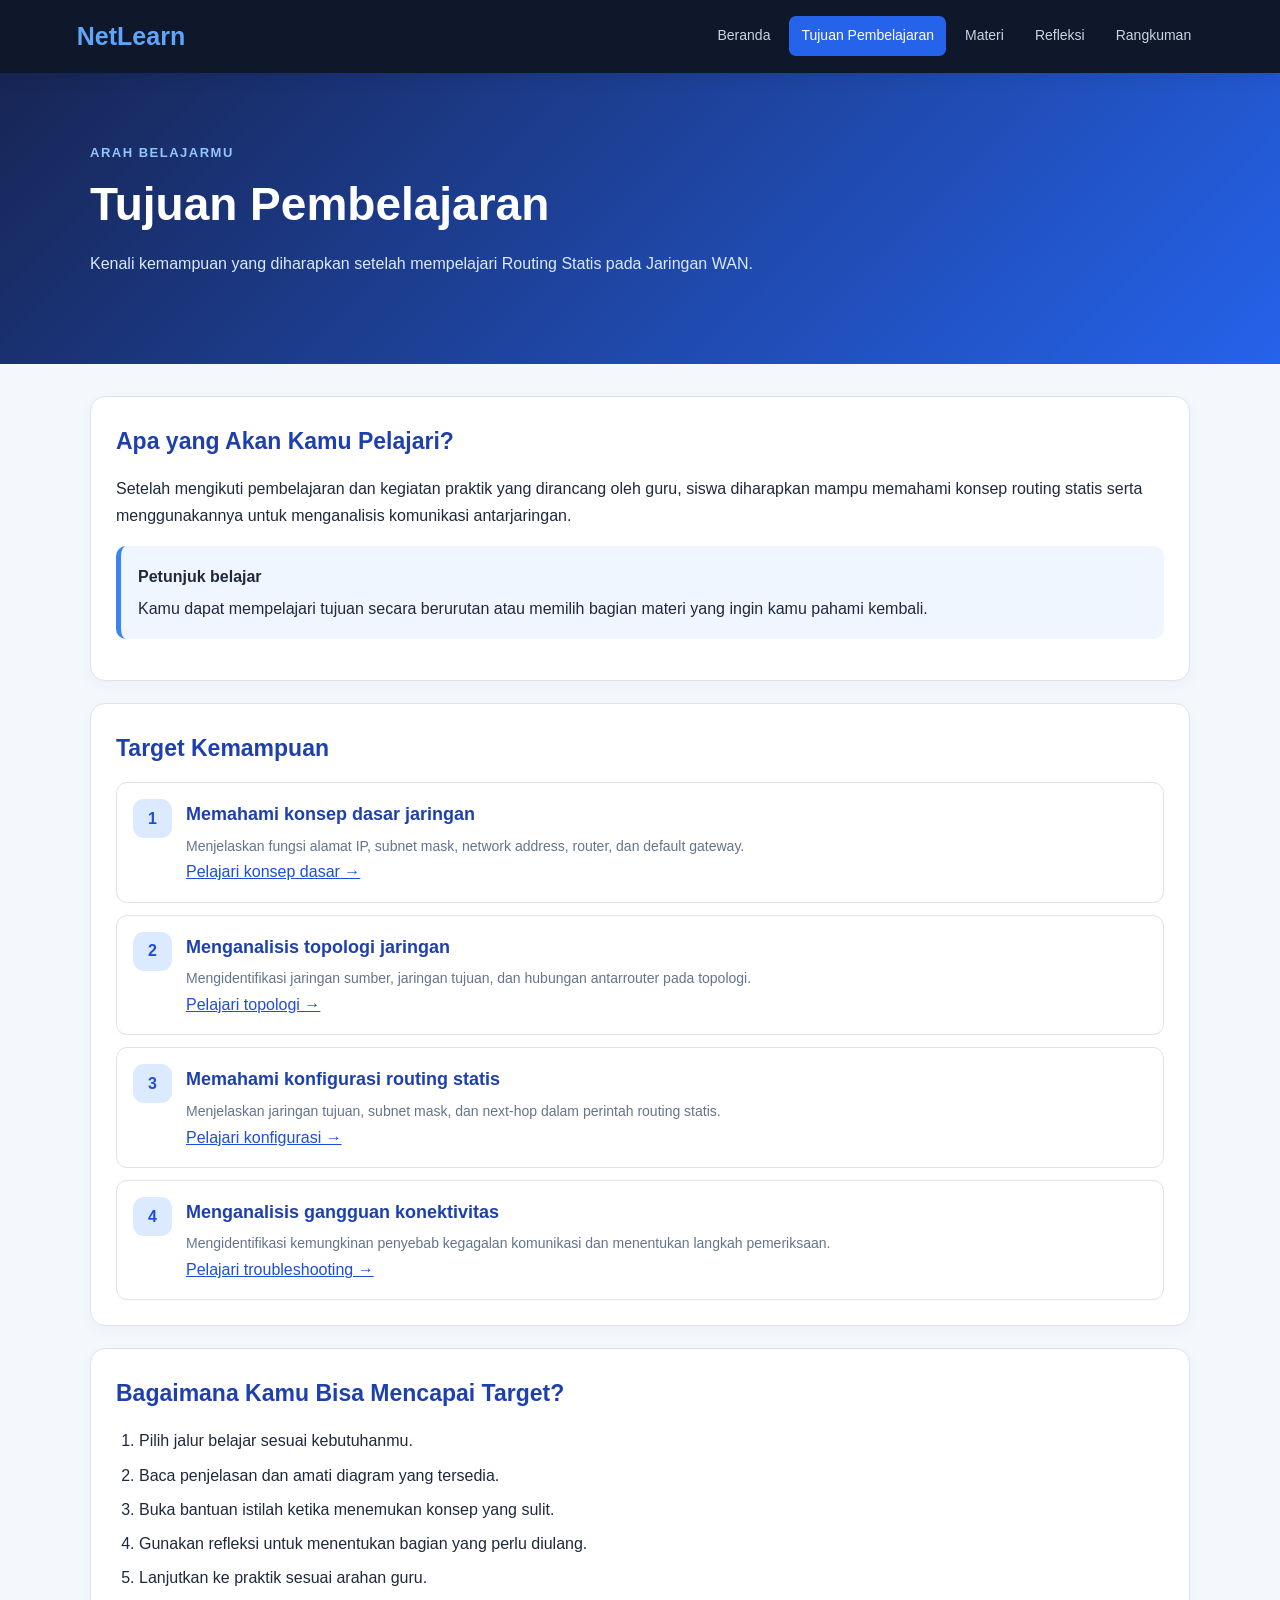
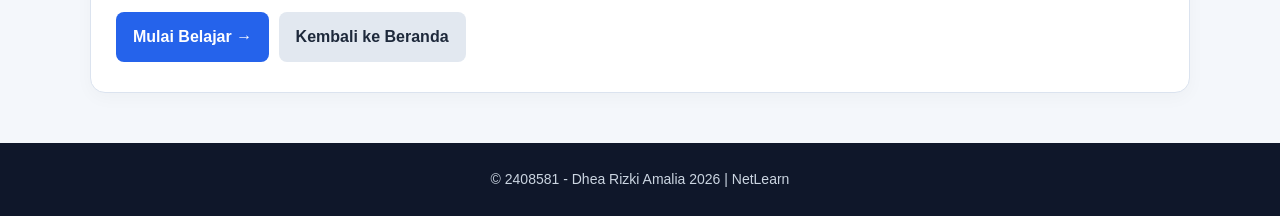
<file: tujuan.html>
<!DOCTYPE html>
<html lang="id">
<head>
    <meta charset="UTF-8">
    <meta name="viewport" content="width=device-width, initial-scale=1.0">
    <title>Tujuan Pembelajaran | NetLearn</title>
    <link rel="stylesheet" href="style.css">
</head>
<body>

<header class="navbar">
    <a class="logo" href="index.html">NetLearn</a>
    <nav class="nav-links">
        <a href="index.html">Beranda</a>
        <a href="tujuan.html" class="active">Tujuan Pembelajaran</a>
        <a href="materi.html">Materi</a>
        <a href="refleksi.html">Refleksi</a>
        <a href="rangkuman.html">Rangkuman</a>
    </nav>
</header>

<section class="hero">
    <div class="hero-inner">
        <span class="eyebrow">Arah Belajarmu</span>
        <h1>Tujuan Pembelajaran</h1>
        <p>
            Kenali kemampuan yang diharapkan setelah mempelajari
            Routing Statis pada Jaringan WAN.
        </p>
    </div>
</section>

<main class="container">
    <section class="card">
        <h2>Apa yang Akan Kamu Pelajari?</h2>
        <p>
            Setelah mengikuti pembelajaran dan kegiatan praktik yang
            dirancang oleh guru, siswa diharapkan mampu memahami konsep
            routing statis serta menggunakannya untuk menganalisis
            komunikasi antarjaringan.
        </p>

        <div class="info-box">
            <strong>Petunjuk belajar</strong>
            <p>
                Kamu dapat mempelajari tujuan secara berurutan atau
                memilih bagian materi yang ingin kamu pahami kembali.
            </p>
        </div>
    </section>

    <section class="card">
        <h2>Target Kemampuan</h2>

        <div class="path-list">
            <div class="path-item">
                <span class="number">1</span>
                <div>
                    <h3>Memahami konsep dasar jaringan</h3>
                    <p>
                        Menjelaskan fungsi alamat IP, subnet mask,
                        network address, router, dan default gateway.
                    </p>
                    <a href="materi.html#dasar">Pelajari konsep dasar →</a>
                </div>
            </div>

            <div class="path-item">
                <span class="number">2</span>
                <div>
                    <h3>Menganalisis topologi jaringan</h3>
                    <p>
                        Mengidentifikasi jaringan sumber, jaringan tujuan,
                        dan hubungan antarrouter pada topologi.
                    </p>
                    <a href="materi.html#topologi">Pelajari topologi →</a>
                </div>
            </div>

            <div class="path-item">
                <span class="number">3</span>
                <div>
                    <h3>Memahami konfigurasi routing statis</h3>
                    <p>
                        Menjelaskan jaringan tujuan, subnet mask,
                        dan next-hop dalam perintah routing statis.
                    </p>
                    <a href="materi.html#routing">Pelajari konfigurasi →</a>
                </div>
            </div>

            <div class="path-item">
                <span class="number">4</span>
                <div>
                    <h3>Menganalisis gangguan konektivitas</h3>
                    <p>
                        Mengidentifikasi kemungkinan penyebab kegagalan
                        komunikasi dan menentukan langkah pemeriksaan.
                    </p>
                    <a href="materi.html#troubleshooting">Pelajari troubleshooting →</a>
                </div>
            </div>
        </div>
    </section>

    <section class="card">
        <h2>Bagaimana Kamu Bisa Mencapai Target?</h2>
        <ol>
            <li>Pilih jalur belajar sesuai kebutuhanmu.</li>
            <li>Baca penjelasan dan amati diagram yang tersedia.</li>
            <li>Buka bantuan istilah ketika menemukan konsep yang sulit.</li>
            <li>Gunakan refleksi untuk menentukan bagian yang perlu diulang.</li>
            <li>Lanjutkan ke praktik sesuai arahan guru.</li>
        </ol>

        <a href="materi.html" class="button">Mulai Belajar →</a>
        <a href="index.html" class="button secondary">Kembali ke Beranda</a>
    </section>
</main>

<footer class="footer">
    © 2408581 - Dhea Rizki Amalia 2026 | NetLearn
</footer>

</body>
</html>
</file>
<file: style.css>
* {
    box-sizing: border-box;
    margin: 0;
    padding: 0;
}

:root {
    --navy: #0f172a;
    --blue: #2563eb;
    --blue-dark: #1d4ed8;
    --blue-light: #eff6ff;
    --text: #1e293b;
    --muted: #64748b;
    --border: #dbe3ef;
    --white: #ffffff;
    --background: #f4f7fb;
    --green-light: #ecfdf5;
}

html {
    scroll-behavior: smooth;
    scroll-padding-top: 100px;
}

body {
    font-family: Arial, Helvetica, sans-serif;
    background: var(--background);
    color: var(--text);
    line-height: 1.7;
}

a {
    color: var(--blue-dark);
}

button,
textarea,
input {
    font: inherit;
}

.navbar {
    background: var(--navy);
    color: white;
    padding: 15px 6%;
    display: flex;
    align-items: center;
    justify-content: space-between;
    gap: 20px;
    flex-wrap: wrap;
    position: sticky;
    top: 0;
    z-index: 10;
    box-shadow: 0 3px 15px #00000018;
}

.logo {
    font-size: 25px;
    font-weight: bold;
    color: #60a5fa;
    text-decoration: none;
}

.nav-links {
    display: flex;
    gap: 7px;
    flex-wrap: wrap;
}

.nav-links a {
    color: #cbd5e1;
    text-decoration: none;
    padding: 8px 12px;
    border-radius: 7px;
    font-size: 14px;
}

.nav-links a:hover,
.nav-links a.active {
    color: white;
    background: var(--blue);
}

.hero {
    padding: 65px 7%;
    background: linear-gradient(135deg, #172554, #2563eb);
    color: white;
}

.hero-inner {
    max-width: 1100px;
    margin: auto;
}

.hero h1 {
    font-size: clamp(30px, 5vw, 46px);
    line-height: 1.2;
    margin: 12px 0 18px;
}

.hero p {
    max-width: 760px;
    color: #dbeafe;
    margin-bottom: 22px;
}

.eyebrow {
    color: #93c5fd;
    font-size: 13px;
    font-weight: bold;
    letter-spacing: 1.5px;
    text-transform: uppercase;
}

.container {
    width: min(1100px, 92%);
    margin: 32px auto 50px;
}

.section-heading {
    margin-bottom: 20px;
}

.section-heading h2 {
    font-size: 27px;
    color: #1e3a8a;
    margin-bottom: 7px;
}

.section-heading p {
    color: var(--muted);
}

.card {
    background: var(--white);
    border: 1px solid var(--border);
    border-radius: 15px;
    padding: 25px;
    margin-bottom: 22px;
    box-shadow: 0 5px 18px #0f172a08;
}

.card h2 {
    color: #1e40af;
    margin-bottom: 14px;
    font-size: 23px;
}

.card h3 {
    color: #1e40af;
    font-size: 18px;
    margin: 18px 0 8px;
}

.card p {
    margin-bottom: 12px;
}

.card ul,
.card ol {
    margin: 10px 0 16px 23px;
}

.card li {
    margin-bottom: 7px;
}

.grid {
    display: grid;
    grid-template-columns: repeat(3, minmax(0, 1fr));
    gap: 17px;
}

.grid.two {
    grid-template-columns: repeat(2, minmax(0, 1fr));
}

.choice-card {
    display: flex;
    flex-direction: column;
    align-items: flex-start;
    background: white;
    border: 1px solid var(--border);
    border-radius: 14px;
    padding: 22px;
    text-decoration: none;
    color: var(--text);
    transition: transform .2s, border-color .2s, box-shadow .2s;
}

.choice-card:hover {
    transform: translateY(-3px);
    border-color: #60a5fa;
    box-shadow: 0 8px 22px #2563eb12;
}

.choice-card h3 {
    margin: 10px 0;
    color: #1e40af;
}

.choice-card p {
    font-size: 14px;
    color: var(--muted);
    margin-bottom: 15px;
}

.choice-card .card-link {
    margin-top: auto;
    color: var(--blue-dark);
    font-weight: bold;
    font-size: 14px;
}

.number {
    display: inline-flex;
    width: 39px;
    height: 39px;
    border-radius: 11px;
    background: #dbeafe;
    color: #1d4ed8;
    align-items: center;
    justify-content: center;
    font-weight: bold;
    flex-shrink: 0;
}

.info-box,
.warning-box,
.success-box {
    padding: 17px;
    border-radius: 10px;
    margin: 16px 0;
}

.info-box {
    background: var(--blue-light);
    border-left: 5px solid #3b82f6;
}

.warning-box {
    background: #fff7ed;
    border-left: 5px solid #f97316;
}

.success-box {
    background: var(--green-light);
    border-left: 5px solid #10b981;
}

.info-box p,
.warning-box p,
.success-box p {
    margin: 5px 0 0;
}

.button {
    display: inline-block;
    border: 0;
    border-radius: 8px;
    padding: 11px 17px;
    background: var(--blue);
    color: white;
    text-decoration: none;
    font-weight: bold;
    cursor: pointer;
    margin: 5px 5px 5px 0;
}

.button:hover {
    background: var(--blue-dark);
}

.button.secondary {
    background: #e2e8f0;
    color: #1e293b;
}

.button.secondary:hover {
    background: #cbd5e1;
}

.tag {
    display: inline-block;
    padding: 4px 10px;
    background: #dbeafe;
    color: #1d4ed8;
    border-radius: 30px;
    font-size: 12px;
    font-weight: bold;
    margin-bottom: 8px;
}

.path-list {
    display: grid;
    gap: 12px;
}

.path-item {
    display: flex;
    align-items: flex-start;
    gap: 14px;
    padding: 16px;
    border: 1px solid var(--border);
    border-radius: 11px;
    background: #fff;
}

.path-item h3 {
    margin: 0 0 5px;
    color: #1e40af;
}

.path-item p {
    margin: 0;
    color: var(--muted);
    font-size: 14px;
}

table {
    width: 100%;
    border-collapse: collapse;
    margin: 15px 0;
}

.table-wrap {
    overflow-x: auto;
}

th,
td {
    border: 1px solid var(--border);
    padding: 12px;
    text-align: left;
    vertical-align: top;
}

th {
    background: #dbeafe;
    color: #1e3a8a;
}

tr:nth-child(even) td {
    background: #f8fafc;
}

code,
pre {
    font-family: Consolas, monospace;
}

pre {
    overflow-x: auto;
    background: #0f172a;
    color: #bfdbfe;
    padding: 18px;
    border-radius: 10px;
    margin: 12px 0;
    line-height: 1.8;
}

details {
    background: white;
    border: 1px solid var(--border);
    border-radius: 10px;
    padding: 14px 17px;
    margin: 12px 0;
}

summary {
    color: #1e40af;
    font-weight: bold;
    cursor: pointer;
}

details p {
    margin-top: 12px;
}

.topology {
    display: flex;
    align-items: center;
    justify-content: center;
    gap: 12px;
    flex-wrap: wrap;
    background: #f8fafc;
    padding: 22px;
    border: 1px solid var(--border);
    border-radius: 12px;
    margin: 18px 0;
}

.device {
    text-align: center;
    background: white;
    border: 2px solid #93c5fd;
    border-radius: 10px;
    padding: 14px;
    min-width: 135px;
}

.device strong,
.device small {
    display: block;
}

.device strong {
    color: #1d4ed8;
}

.device small {
    font-size: 12px;
    margin-top: 4px;
}

.arrow {
    color: var(--blue);
    font-size: 24px;
    font-weight: bold;
}

.reflection-question {
    border: 1px solid var(--border);
    border-radius: 10px;
    padding: 16px;
    margin: 14px 0;
    background: white;
}

.reflection-question label {
    display: block;
    font-weight: bold;
    margin-bottom: 8px;
}

.reflection-question textarea {
    width: 100%;
    min-height: 100px;
    padding: 12px;
    border: 1px solid #cbd5e1;
    border-radius: 8px;
    resize: vertical;
}

.reflection-question textarea:focus {
    outline: 2px solid #93c5fd;
    border-color: var(--blue);
}

.footer {
    background: var(--navy);
    color: #cbd5e1;
    text-align: center;
    padding: 25px 15px;
    font-size: 14px;
}

@media (max-width: 800px) {
    .grid,
    .grid.two {
        grid-template-columns: repeat(2, minmax(0, 1fr));
    }

    .navbar {
        justify-content: center;
    }

    .nav-links {
        justify-content: center;
    }
}

@media (max-width: 560px) {
    .grid,
    .grid.two {
        grid-template-columns: 1fr;
    }

    .hero {
        padding: 45px 5%;
    }

    .card {
        padding: 19px;
    }

    .topology {
        flex-direction: column;
    }

    .arrow {
        transform: rotate(90deg);
    }

    .nav-links a {
        padding: 7px 8px;
        font-size: 12px;
    }
}
</file>
